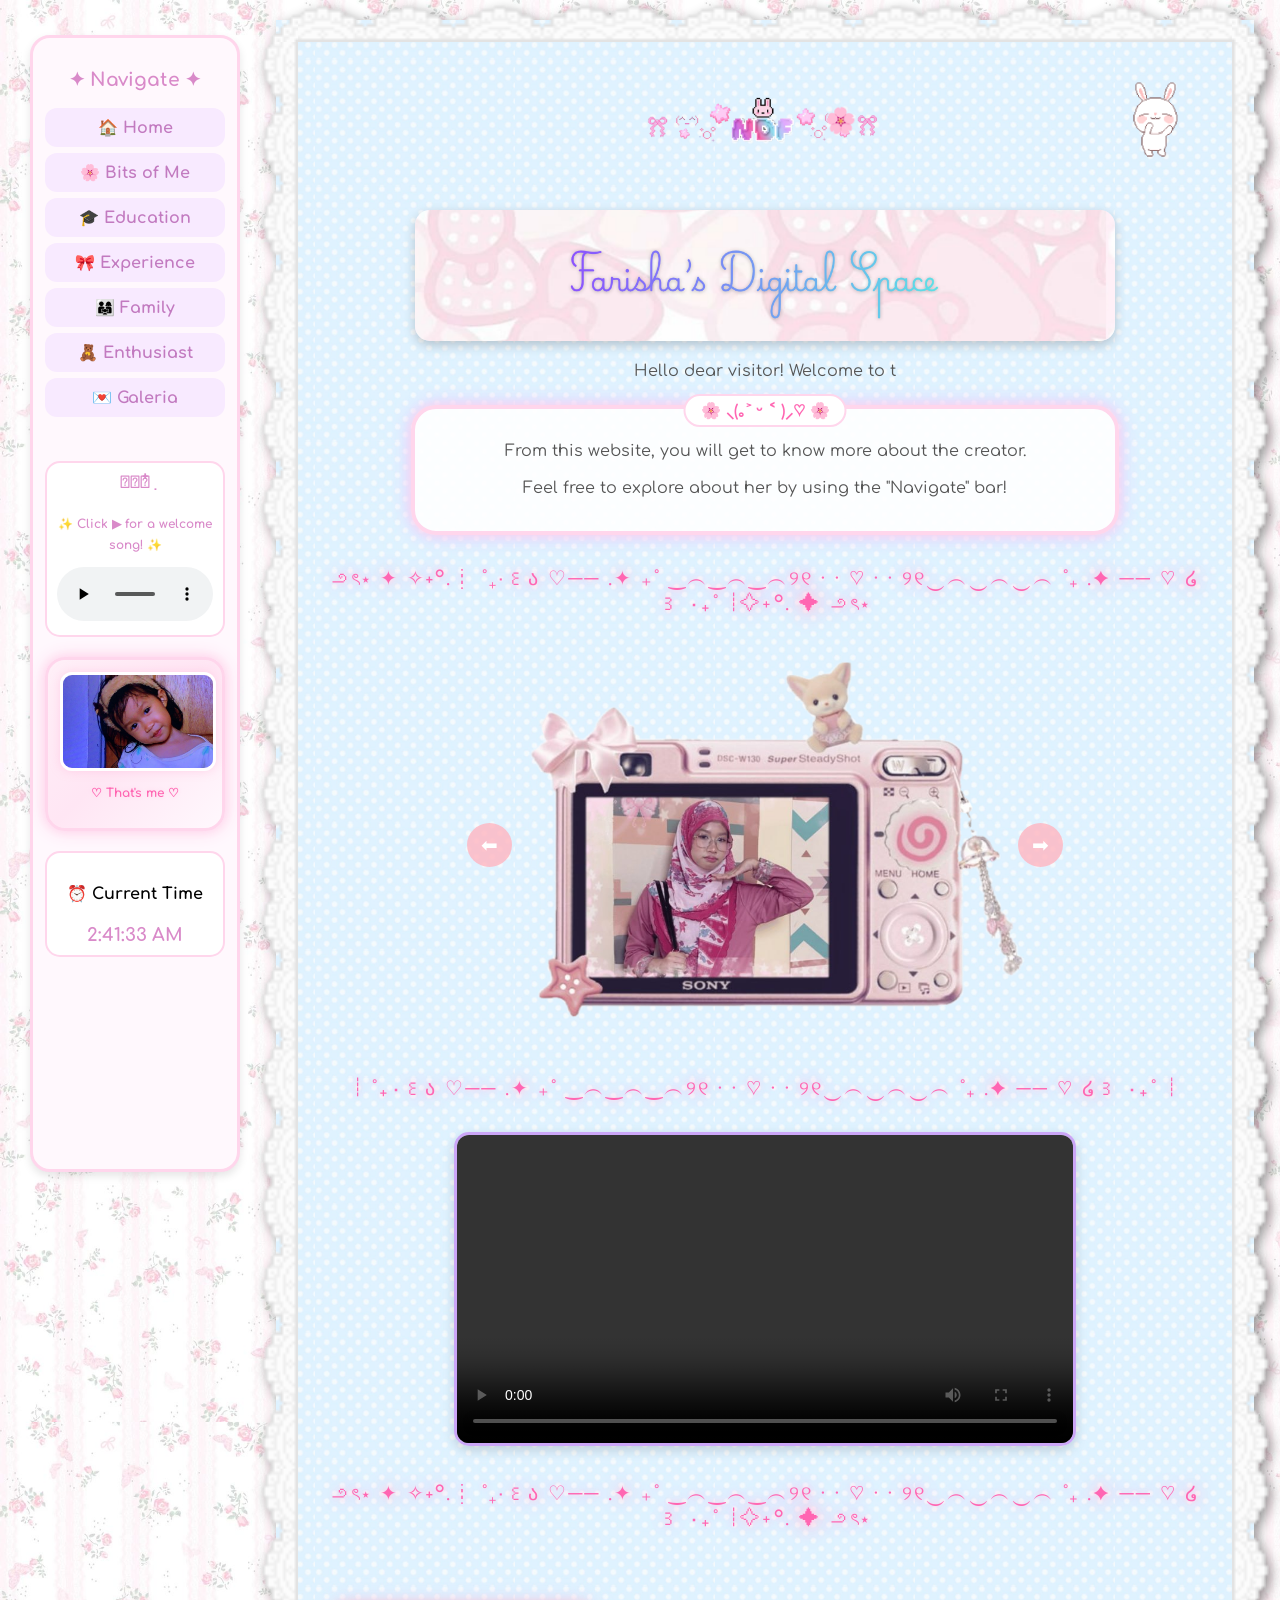
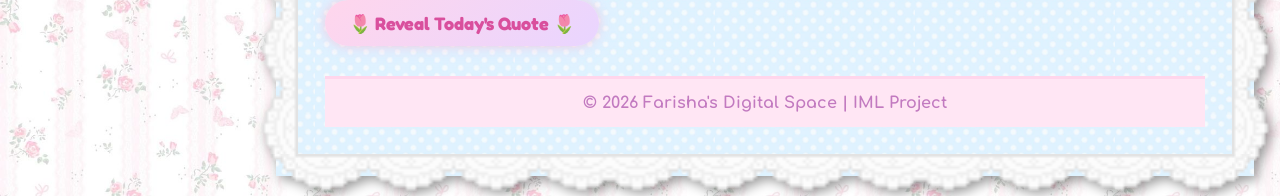
<file: index.html>
<!DOCTYPE html>
<html>
<head>

    <link rel="preconnect" href="https://fonts.gstatic.com" crossorigin>
    <link href="https://fonts.googleapis.com/css2?family=Comfortaa:wght@300..700&family=Fredoka:wght@300..700&display=swap" rel="stylesheet">

    <title>Farisha's Digital Space</title>

<link rel="stylesheet" href="css/index.css">

</head>

<body>
<div class="page-wrapper">

<div class="sidebar">

    <h3>✦ Navigate ✦</h3>

    <a href="index.html">🏠 Home</a>
    <a href="about.html">🌸 Bits of Me</a>
    <a href="education.html">🎓 Education</a>
    <a href="experience.html">🎀 Experience</a>
    <a href="family.html">👨‍👩‍👧 Family</a>
    <a href="enthusiast.html">🧸 Enthusiast</a>
    <a href="gallery.html">💌 Galeria</a>

<br>
<div class="musicbox"> 

    <h4>𝄞⨾𓍢ִ໋</h4>

    <p class="music-note">
        ✨ Click ▶ for a welcome song! ✨
    </p>

    <audio controls>
        <source src="audio/ILLIT.mp3" type="audio/mpeg">
    </audio>

</div>

<div class="photocard">

    <img src="image/thatsme.jpg">

    <p>♡ That's me ♡</p>

</div>

<div class="clockbox">

    <h4>⏰ Current Time</h4>

    <div id="clock"></div>

</div>

<div class="minislider">

    <img src="image/sua1.png" class="mini">

    <img src="image/sua2.png" class="mini">

    <img src="image/sua3.png" class="mini">

</div>

</div> <!-- end sidebar -->

<div class="main-content">

<div class="lacester">
<img src="video/bunny.gif" class="cornergif">

<div class="header">
</div> <!-- end lacester -->

        <a href="index.html">
    <img src="image/logoeraser.png"
         class="logo"
         alt="Website Logo">
</a>

    <img src="image/banner.png" class="banner" alt="Website Banner">

<p id="welcome"></p>

<div class="intro-box">
    <p> From this website, you will get to know more about the creator.</p>
        <p>Feel free to explore about her by using the "Navigate" bar!</p>
</div>

<div class="section-divider">
౨ৎ⋆ ✦︎ ✧˖°.┊ ˚₊‧꒰ა ♡── .✦ ₊˚ ‿︵‿︵‿︵୨୧ · · ♡ · · ୨୧‿︵‿︵‿︵ ˚₊ .✦ ── ♡ ໒꒱ ‧₊˚ ┊✧˖°. ✦︎ ౨ৎ⋆ 
</div>

<div class="homeslider">

    <img src="image/home1.png" class="slide active">
    <img src="image/home2.png" class="slide">
    <img src="image/home3.png" class="slide">

    <button class="prev" onclick="changeSlide(-1)">⬅</button>
    <button class="next" onclick="changeSlide(1)">➡</button>

</div>

<div class="section-divider">
┊ ˚₊‧꒰ა ♡── .✦ ₊˚ ‿︵‿︵‿︵୨୧ · · ♡ · · ୨୧‿︵‿︵‿︵ ˚₊ .✦ ── ♡ ໒꒱ ‧₊˚ ┊
</div>

<div class="video-box">
    <video controls>
        <source src="video/homev.mp4" type="video/mp4">
    </video>
</div>

<div class="section-divider">
౨ৎ⋆ ✦︎ ✧˖°.┊ ˚₊‧꒰ა ♡── .✦ ₊˚ ‿︵‿︵‿︵୨୧ · · ♡ · · ୨୧‿︵‿︵‿︵ ˚₊ .✦ ── ♡ ໒꒱ ‧₊˚ ┊✧˖°. ✦︎ ౨ৎ⋆ 
</div>

<button id="quoteBtn" onclick="showQuote()">
🌷 Reveal Today's Quote 🌷
</button>
<p id="quote"></p>

<script>
setInterval(() => {

    let petal = document.createElement("div");
    petal.innerHTML = "🌸";

    petal.style.position = "fixed";
    petal.style.left = Math.random() * window.innerWidth + "px";
    petal.style.top = "-20px";
    petal.style.fontSize = "25px";

    document.body.appendChild(petal);

    let pos = -20;

    let fall = setInterval(() => {
        pos += 3;
        petal.style.top = pos + "px";

        if(pos > window.innerHeight){
            clearInterval(fall);
            petal.remove();
        }

    }, 20);

}, 1000);

</script>

<script>

const quotes = [
    "🌸  A dropout will beat a genius through hard work. - Rock Lee.",
    "💖 Mistakes are not shackles that halt one from stepping forward. Rather, they are that which sustain and grow one’s heart - Mavis Vermillion.",
    "✨ How can you move forward if you keep regretting the past? - Edward Elric.",
    "👊🏻 Hey Villain, have you ever heard these words? Go Beyond! Plus...Ultra...! - All Might",
    "🪽 Because people don't have wings, they look for ways to fly. - Ukai Keishin"
];

function showQuote(){

    let random =
        Math.floor(Math.random() * quotes.length);

    let quoteBox =
        document.getElementById("quote");

    quoteBox.innerHTML = quotes[random];

    quoteBox.style.display = "block";
}

</script>

<script>
document.addEventListener("DOMContentLoaded", function () {

    function updateClock() {
        const now = new Date();
        document.getElementById("clock").innerHTML = now.toLocaleTimeString();
    }

    updateClock();
    setInterval(updateClock, 1000);

});

</script>

<script>

const text = "Hello dear visitor! Welcome to the digital space.💖";
let i = 0;

function typeWriter(){
    if(i < text.length){
        document.getElementById("welcome").innerHTML += text.charAt(i);
        i++;
        setTimeout(typeWriter, 50);
    }
}

typeWriter();

</script>

<script>

let slides = document.querySelectorAll(".slide");
let currentSlide = 0;

function showSlide(index){

    slides.forEach(slide=>{
        slide.classList.remove("active");
    });

    slides[index].classList.add("active");
}

function changeSlide(direction){

    currentSlide += direction;

    if(currentSlide < 0){
        currentSlide = slides.length - 1;
    }

    if(currentSlide >= slides.length){
        currentSlide = 0;
    }

    showSlide(currentSlide);
}

function showNextSlide(){

    currentSlide++;

    if(currentSlide >= slides.length){
        currentSlide = 0;
    }

    showSlide(currentSlide);
}

setInterval(showNextSlide, 3000);


</script>

<!-- DISCLAIMER -->
<footer>

© 2026   Farisha's Digital Space | IML Project 

</footer>
</div>

</body>
</html>
</file>
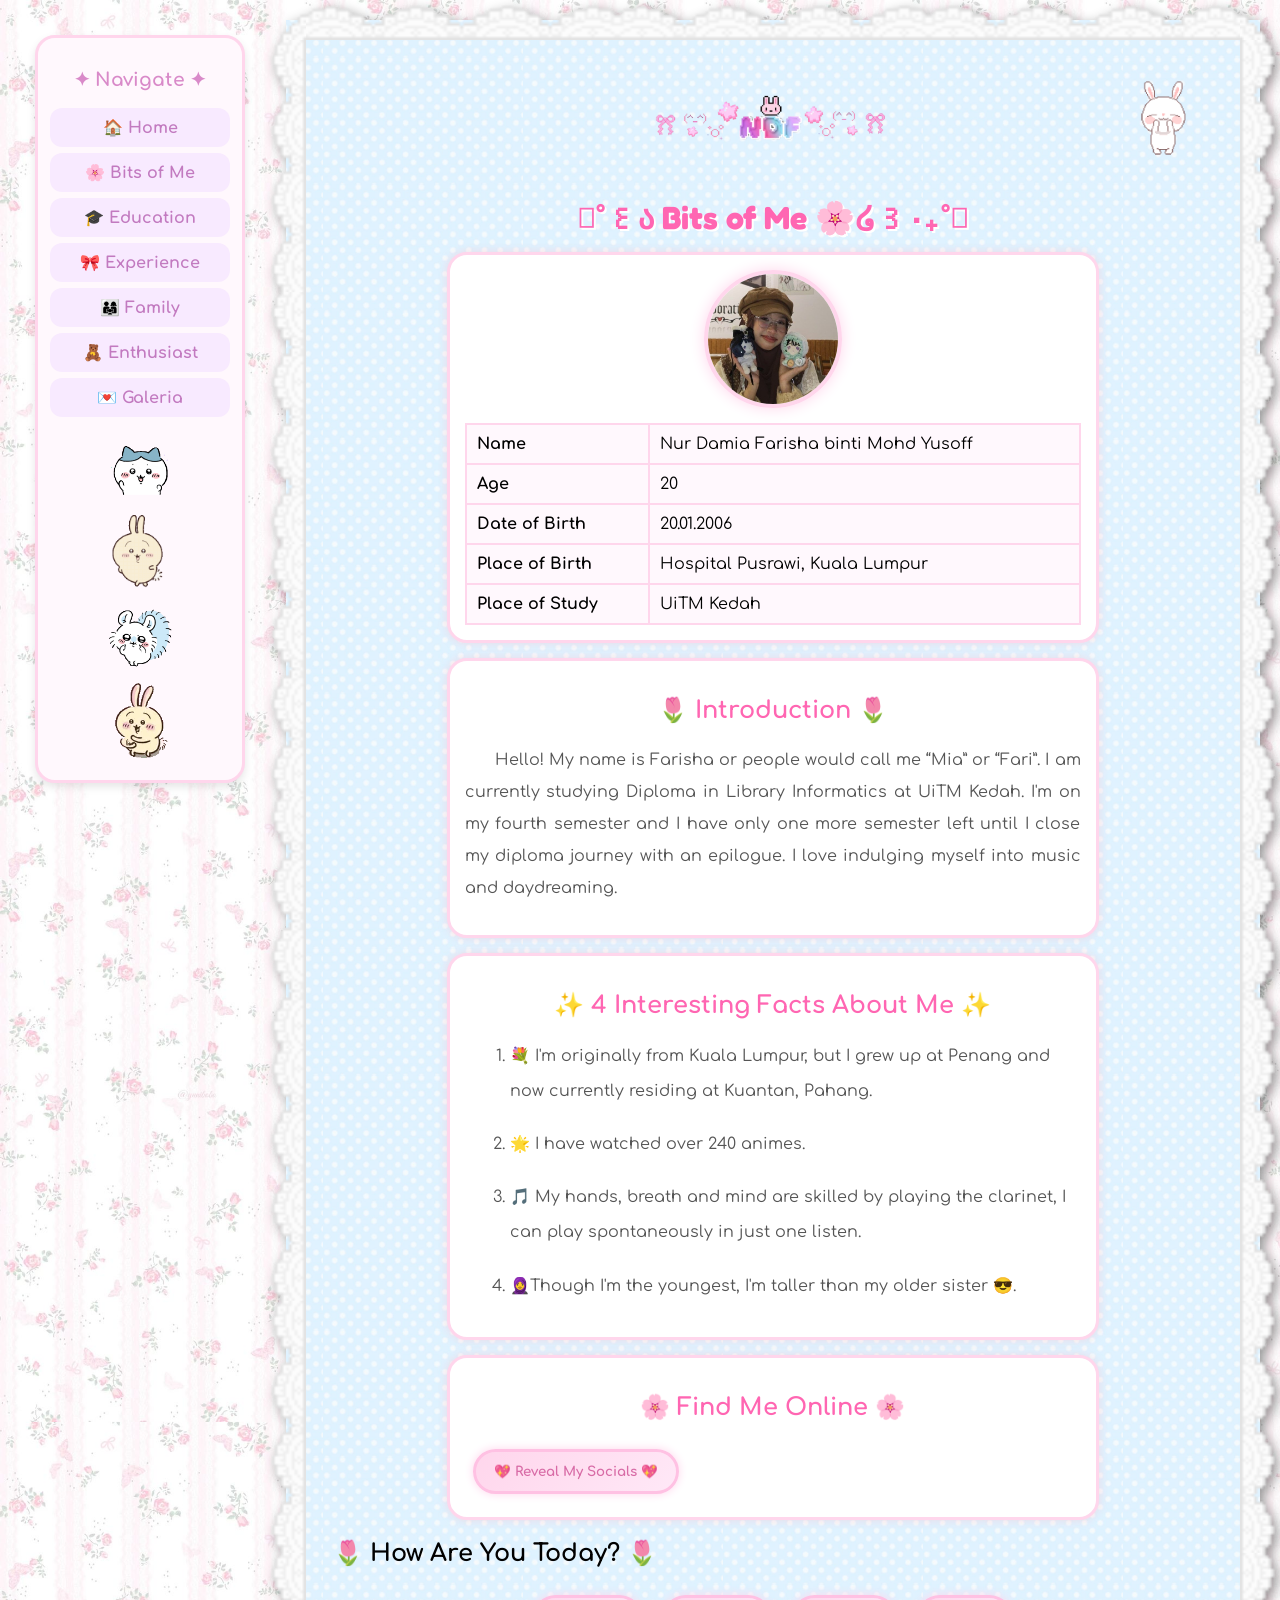
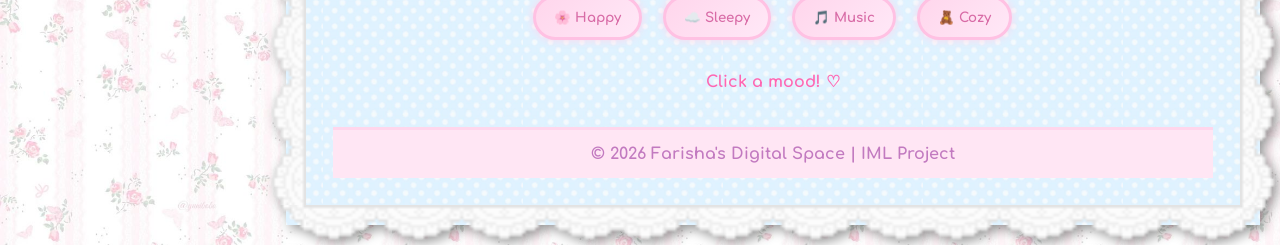
<file: about.html>
<!DOCTYPE html>
<html>
<head>

<link rel="preconnect" href="https://fonts.gstatic.com" crossorigin>
<link href="https://fonts.googleapis.com/css2?family=Comfortaa:wght@300..700&family=Fredoka:wght@300..700&display=swap" rel="stylesheet">

<title>Bits of Me!</title>

<link rel="stylesheet" href="css/about.css">

</head>

<body>

<div class="page-wrapper">

    <!-- SIDEBAR (FIXED) -->
    <div class="sidebar">

        <h3>✦ Navigate ✦</h3>

        <a href="index.html">🏠 Home</a>
        <a href="about.html">🌸 Bits of Me</a>
        <a href="education.html">🎓 Education</a>
        <a href="experience.html">🎀 Experience</a>
        <a href="family.html">👨‍👩‍👧 Family</a>
        <a href="enthusiast.html">🧸 Enthusiast</a>
        <a href="gallery.html">💌 Galeria</a>

        <img src="video/chiikawa.gif" class="gif1">
        <img src="video/usagi.gif" class="gif2">
        <img src="video/momonga.gif" class="gif3">
        <img src="video/usagi2.gif" class="gif4">

    </div>

    <!-- MAIN CONTENT -->
    <div class="main-content">

        <div class="lacester">

            <img src="video/bunny.gif" class="cornergif">

            <div class="header">

                <a href="index.html">
                    <img src="image/logoeraser.png" class="logo">
                </a>

                <h1>𓇼˚꒰ა Bits of Me 🌸໒꒱‧₊˚𓇼</h1>

            </div>

            <!-- ABOUT BOX -->
            <div class="aboutbox">

                <img src="image/aboutme.jpg" class="aboutpic" onclick="heartPop()">

                <table class="profiletable">

                    <tr>
                        <td><b>Name</b></td>
                        <td>Nur Damia Farisha binti Mohd Yusoff</td>
                    </tr>

                    <tr>
                        <td><b>Age</b></td>
                        <td>20</td>
                    </tr>

                    <tr>
                        <td><b>Date of Birth</b></td>
                        <td>20.01.2006</td>
                    </tr>

                    <tr>
                        <td><b>Place of Birth</b></td>
                        <td>Hospital Pusrawi, Kuala Lumpur</td>
                    </tr>

                    <tr>
                        <td><b>Place of Study</b></td>
                        <td>UiTM Kedah</td>
                    </tr>

                </table>

            </div>

            <!-- INTRO -->
            <div class="factbox">

                <h2>🌷 Introduction 🌷</h2>

                <p>
                    Hello! My name is Farisha or people would call me “Mia” or “Fari”.
                    I am currently studying Diploma in Library Informatics at UiTM Kedah.  I'm on my fourth semester and I have only one more semester left until I close my diploma journey with an epilogue. I love indulging myself into music and daydreaming.
                </p>

            </div>

            <!-- FACTS -->
            <div class="factbox">

                <h2>✨ 4 Interesting Facts About Me ✨</h2>

                <ol>
                   <li>💐 I'm originally from Kuala Lumpur, but I grew up at Penang and now currently residing at Kuantan, Pahang.</li>
    <li>🌟 I have watched over 240 animes.</li>
    <li> 🎵 My hands, breath and mind are skilled by playing the clarinet, I can play spontaneously in just one listen.</li>
    <li>🧕Though I'm the youngest, I'm taller than my older sister 😎.</li>
                </ol>

            </div>

            <!-- SOCIAL -->
            <div class="factbox">

                <h2>🌸 Find Me Online 🌸</h2>

                <button class="moodbtn" onclick="showSocial()">
                    💖 Reveal My Socials 💖
                </button>

                <div id="socialBox" style="display:none; margin-top:20px; text-align:center;">

                    <p>📷 Instagram:
                        <a href="https://www.instagram.com/aaeyrin?utm_source=qr&igsh=dWRnZGJrd3pwY3Vl" target="_blank" class="social-link">@aaeyrin</a>
                    </p>

                    <p>🎵 TikTok:<a href="https://www.tiktok.com/@chwrylsle?_r=1&_t=ZS-975tKStjDin" target="_blank" class="social-link">@chwrylsle</a>
                    </p>

                    <p>💌 Email:
                        <a href="mailto:miyaaysff@gmail.com" class="social-link">miyaaysff@gmail.com</a>
                    </p>

                </div>

            </div>

            <!-- MOOD -->
            <h2>🌷 How Are You Today? 🌷</h2>

            <div class="moodbox">

                <button class="moodbtn" onclick="mood('😊 Happy')">🌸 Happy</button>
                <button class="moodbtn" onclick="mood('😴 Sleepy')">☁️ Sleepy</button>
                <button class="moodbtn" onclick="mood('🎵 Vibing')">🎵 Music</button>
                <button class="moodbtn" onclick="mood('🧸 Cozy')">🧸 Cozy</button>

            </div>

            <p id="moodText" class="moodresult">Click a mood! ♡</p>

            <!-- FOOTER INSIDE BORDER -->
            <footer>
                © 2026 Farisha's Digital Space | IML Project
            </footer>

        </div>
    </div>
</div>

<!-- SCRIPTS -->
<script>
function showSocial(){

    let box =
    document.getElementById("socialBox");

    if(box.style.display === "none"){
        box.style.display = "block";

        for(let i = 0; i < 15; i++){

            let flower =
            document.createElement("div");

            flower.innerHTML = "🌸";

            flower.style.position = "fixed";
            flower.style.left =
                Math.random() * window.innerWidth + "px";

            flower.style.top = "80%";
            flower.style.fontSize = "25px";
            flower.style.zIndex = "9999";

            document.body.appendChild(flower);

            flower.animate(
            [
                {transform:"translateY(0)",opacity:1},
                {transform:"translateY(-200px)",opacity:0}
            ],
            {
                duration:1500
            });

            setTimeout(()=>{
                flower.remove();
            },1500);
        }

    }else{
        box.style.display = "none";
    }
}
</script>

<script>
function heartPop(){
    let heart = document.createElement("div");

    heart.innerHTML = "💖";
    heart.style.position = "fixed";
    heart.style.left = "50%";
    heart.style.top = "40%";
    heart.style.fontSize = "40px";

    document.body.appendChild(heart);

    setTimeout(()=>{
        heart.remove();
    },1000);
}
</script>


<script>

function mood(text){

    document.getElementById("moodText").innerHTML =
    "💖 Current Mood: " + text + " 💖";

}

</script>

</body>
</html>
</file>
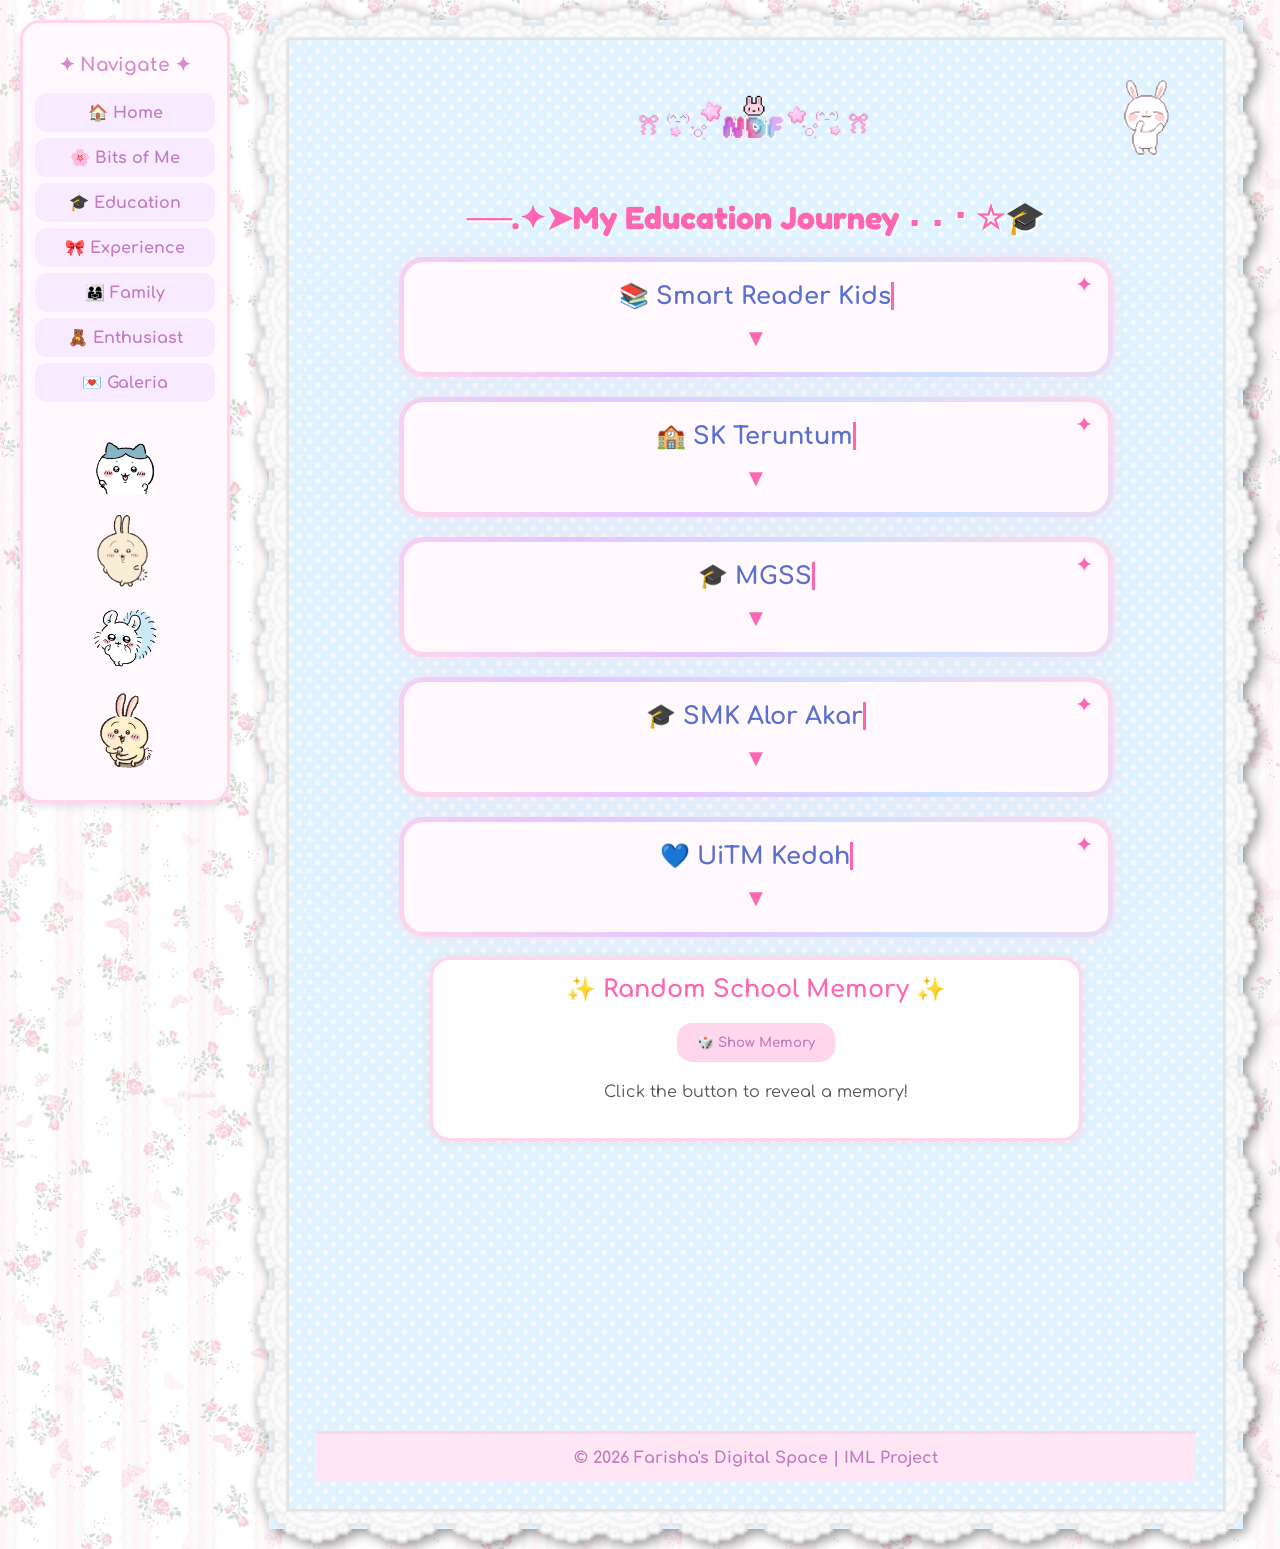
<file: education.html>
<!DOCTYPE html>
<html>
<head>

     <title>Education</title>
      
     <!-- Cute Fonts -->
    <link rel="preconnect" href="https://fonts.gstatic.com" crossorigin>
    <link href="https://fonts.googleapis.com/css2?family=Comfortaa:wght@300..700&family=Fredoka:wght@300..700&display=swap" rel="stylesheet">

<link rel="stylesheet" href="css/education.css">

</head>

<body>

<div class="sidebar">

    <h3>✦ Navigate ✦</h3>

    <a href="index.html">🏠 Home</a>
    <a href="about.html">🌸 Bits of Me</a>
    <a href="education.html">🎓 Education</a>
    <a href="experience.html">🎀 Experience</a>
    <a href="family.html">👨‍👩‍👧 Family</a>
    <a href="enthusiast.html">🧸 Enthusiast</a>
    <a href="gallery.html">💌 Galeria</a>

<img src="video/chiikawa.gif" class="gif1">
<img src="video/usagi.gif" class="gif2">
<img src="video/momonga.gif" class="gif3">
<img src="video/usagi2.gif" class="gif4">

</div>

<div class="lacester">

    <img src="video/bunny.gif" class="cornergif">

    <div class="header">

    <a href="index.html">
    <img src="image/logoeraser.png" class="logo"></a>

    <h1> ──.✦➤My Education Journey ⠄⠄⠂☆🎓</h1>

   <div class="school-box">

    <div class="school-header" onclick="toggleSchool(this)">
        <h2>📚 Smart Reader Kids</h2>
        <span class="arrow">▼</span>
    </div>

    <div class="school-content">

        <img src="image/smartreader.png" class="school-logo">

        <p>
            I attended Smart Reader Kids during 5 to 6 years old. I enrolled their Seberang Perai, Pulau Pinang branch. This is where I started to learn about alphabet and numbers. Furthermore, before we start and end our class, all students would gather line by line according to our classes at the hall to do dances and sing along together!. Since it is located above Secret Recipe, my mom would eat our lunch there when she has her leisure time.

        </p>

<a href="https://smartreader.edu.my"
           target="_blank"
           onclick="this.classList.add('visited-link');">
            Visit Website
        </a>


    </div>

</div>


<div class="school-box">

    <div class="school-header" onclick="toggleSchool(this)">
        <h2>🏫 SK Teruntum</h2>
        <span class="arrow">▼</span>
    </div>

    <div class="school-content">

        <img src="image/teruntumlogo.png" class="school-logo">

        <p>
            SK Teruntum is a primary school at Kuantan, Pahang. It is the first school I went when I moved to Pahang. I took my UPSR at this school. This school is located behind a bowling center, me and my friends would go there after class sometimes. Me and the friends I made here still contact each other till these days.
        </p>

    </div>

</div>


<div class="school-box">

    <div class="school-header" onclick="toggleSchool(this)">
        <h2>🎓 MGSS </h2>
      <span class="arrow">▼</span>
    </div>

    <div class="school-content">

        <img src="image/mgss.png" class="school-logo">


        <p>
            Methodist Girls Secondary School (MGSS) is my secondary school I enrolled after graduating from SK Teruntum. This school introduced me to the world of marching band. I was here during form 1 until form 3. Marching band practices were filled with pressure but it was fun at the same time!.
        </p>

      </div>

</div>

<div class="school-box">

    <div class="school-header" onclick="toggleSchool(this)">
        <h2>🎓 SMK Alor Akar</h2>
        <span class="arrow">▼</span>
    </div>

    <div class="school-content">

        <img src="image/smkaalogo.png" class="school-logo">

        <p>
             I moved to SMK Alor Akar during form 4 and manage to graduate at form 5. The studying environment here is quite tough, always being swamped with additional classes everyday from weekdays to weekend. However, the teachers here shows their sparks in their eyes to teach us willingly, which made me realise they are guiding me to shape into a better student. Alongside, I enjoyed being in this school with some new friends that I made.
        </p> 
    </div>

</div>

<div class="school-box">

    <div class="school-header" onclick="toggleSchool(this)">
        <h2>💙 UiTM Kedah</h2>
        <span class="arrow">▼</span>
    </div>

    <div class="school-content">

        <img src="image/uitmlogo.png" class="school-logo">

        <p>
            Currently pursuing Diploma in Library Informatics here! I'm on my fourth semester and only have one left. I didn't know anyone when I got here, so I was quite anxious and feeling quite lonely, but know I've made a bunch of wonderful friends!. 
        </p>

<a href="https://kedah.uitm.edu.my"
           target="_blank"
           onclick="this.classList.add('visited-link');">
            Visit Website
        </a>

    </div>

</div>

<div class="factbox">

    <h2>✨ Random School Memory ✨</h2>

    <button onclick="showFact()" class="factbtn">
        🎲 Show Memory
    </button>

    <p id="factText">
        Click the button to reveal a memory!
    </p>

</div>

<script>
function toggleSchool(header){

    let allContent =
        document.querySelectorAll(".school-content");

    let allArrows =
        document.querySelectorAll(".arrow");

    let content =
        header.nextElementSibling;

    let arrow =
        header.querySelector(".arrow");

    allContent.forEach(box=>{
        if(box !== content){
            box.classList.remove("show");
        }
    });

    allArrows.forEach(a=>{
        if(a !== arrow){
            a.innerHTML="▼";
        }
    });

    content.classList.toggle("show");

    arrow.innerHTML =
        content.classList.contains("show")
        ? "▲"
        : "▼";
}

</script>

<div style="height:240px;"></div>

<script>

const facts = [

"🌱 Smart Reader Kids: I was the top three graduate at the Seberang Jaya branch!",

"🏫 SK Teruntum: I made some of my earliest childhood friends here.",

"🎓 SMK Alor Akar: This is where I completed my SPM journey.",

"💙 UiTM Kedah: Counting months to graduate!",

"🎵 MGSS: This is where I started to learn playing the clarinet.",

"📚 My education journey took me across several different states in Malaysia."

];

function showFact(){

    let random =
    Math.floor(Math.random() * facts.length);

    document.getElementById("factText").innerHTML =
    facts[random];
}

</script>

<footer>
© 2026  Farisha's Digital Space | IML Project
</footer>

</body>
</html>
</file>
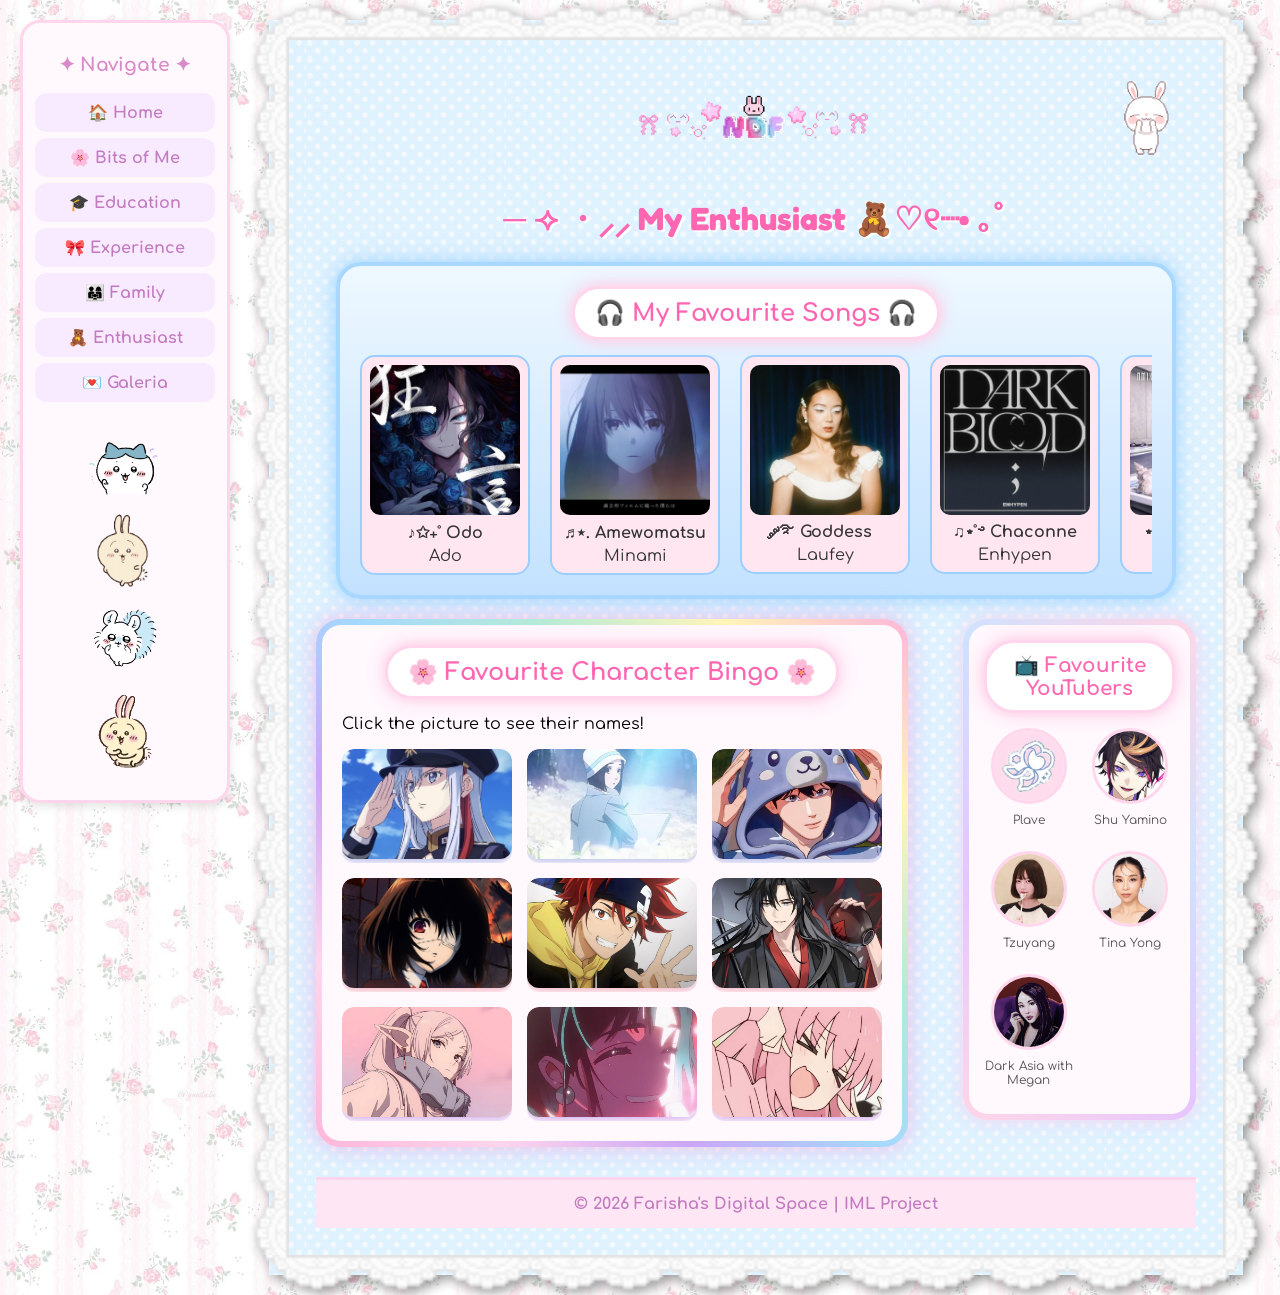
<file: enthusiast.html>
<!DOCTYPE html>
<html>
<head>

     <title>Enthusiast</title>

<!-- Cute Fonts -->
    <link rel="preconnect" href="https://fonts.gstatic.com" crossorigin>
    <link href="https://fonts.googleapis.com/css2?family=Comfortaa:wght@300..700&family=Fredoka:wght@300..700&display=swap" rel="stylesheet">

<link rel="stylesheet" href="css/enthusiast.css">

</head>

<body>

<div class="sidebar">

    <h3>✦ Navigate ✦</h3>

    <a href="index.html">🏠 Home</a>
    <a href="about.html">🌸 Bits of Me</a>
    <a href="education.html">🎓 Education</a>
    <a href="experience.html">🎀 Experience</a>
    <a href="family.html">👨‍👩‍👧 Family</a>
    <a href="enthusiast.html">🧸 Enthusiast</a>
    <a href="gallery.html">💌 Galeria</a>


    <img src="video/chiikawa.gif" class="gif1">
    <img src="video/usagi.gif" class="gif2">
    <img src="video/momonga.gif" class="gif3">
    <img src="video/usagi2.gif" class="gif4">

</div>

<div class="lacester">

    <img src="video/bunny.gif" class="cornergif">

    <div class="header">

    <a href="index.html">
    <img src="image/logoeraser.png" class="logo"></a>

    <h1> ─ ⟢ ・⸝⸝ My Enthusiast 🧸♡୧┈• ｡ﾟ</h1>

<section class="songs-section">

  <h2 class="bingo-title">
🎧 My Favourite Songs 🎧
</h2>

  <div class="marquee">
    <div class="marquee-items">

      <!-- 1 -->
      <a href="https://music.youtube.com/watch?v=C7YQq-nup3A&si=nkT0bigN7aQ-gcm6" target="_blank" class="song-box">
        <img src="image/song1.jpg">
        <div class="text">
	     <b>♪✩₊˚ Odo</b>
	     <p>Ado</p>
        </div>
     </a>

      <!-- 2 -->
      <a href="https://music.youtube.com/watch?v=iHGam9itjyk&si=p9HEA_5MLuBFvsa8" target="_blank" class="song-box">
        <img src="image/song2.jpg">
        <div class="text">
	     <b>♬⋆. Amewomatsu</b>
	     <p>Minami</p>
        </div>
      </a>

      <!-- 3 -->
      <a href="https://music.youtube.com/watch?v=llwKxYAWaV0&si=29qGISt2AIRjwAct" target="_blank" class="song-box">
        <img src="image/song3.jpg">
        <div class="text">
	     <b> ༘࿐ Goddess</b>
	     <p>Laufey</p>
        </div>
      </a>

      <!-- 4 -->
      <a href="https://music.youtube.com/watch?v=DEMRUqox9qM&si=BFC94wLhzJeFfog_" target="_blank" class="song-box">
        <img src="image/song4.jpg">
        <div class="text">
	     <b> ‎♫⋆˚࿔ Chaconne</b>
	     <p>Enhypen</p>
        </div>
      </a>


      <!-- 5 -->
      <a href="https://music.youtube.com/watch?v=jy0qJC6IbgY&si=_lmA9uxt77aArCgn" target="_blank" class="song-box">
        <img src="image/song5.jpg">
        <div class="text">
	     <b> ⋆˚࿔ High Horse</b>
	     <p>Nmixx</p>
        </div>
      </a>


      <!-- 6 -->
      <a href="https://music.youtube.com/watch?v=QX2dqXr8mOU&si=yVIm6bZzrignfOk-" target="_blank" class="song-box">
        <img src="image/song6.jpg">
        <div class="text">
	     <b>♪♡ love.</b>
	     <p>wave to earth</p>
        </div>
      </a>

      <!-- 7 -->
      <a href="https://music.youtube.com/watch?v=kdKjo8mkaSI&si=xCort78omCP4Xi7m" target="_blank" class="song-box">
        <img src="image/song7.jpg">
        <div class="text">
	     <b>♩⭑. Tamed-dashed</b>
	     <p>Enhypen</p>
        </div>
      </a>
    </div>
  </div>
  
</section>
<div class="bottom-section">

  <!-- LEFT: BINGO -->
  <div class="bingo-section">

      <h2 class="bingo-title">
🌸 Favourite Character Bingo 🌸
</h2>
<p>Click the picture to see their names!</p>
<div class="bingo-grid">

  <!-- 1 -->
  <label class="bingo-card" data-name="Vladilena Milize">
    <input type="checkbox">
    <div class="image"><img src="image/bingo1.jpg"></div>
    <div class="answer">Vladilena Milize</div>
  </label>

  <!-- 2 -->
  <label class="bingo-card" data-name="Lili Ichijouin">
    <input type="checkbox">
    <div class="image"><img src="image/bingo2.jpg"></div>
    <div class="answer">Lili Ichijouin</div>
  </label>

  <!-- 3 -->
  <label class="bingo-card" data-name="Nam Yejun">
    <input type="checkbox">
    <div class="image"><img src="image/bingo3.jpg"></div>
    <div class="answer">Nam Yejun</div>
  </label>

  <!-- 4 -->
  <label class="bingo-card" data-name="Mei Misaki">
    <input type="checkbox">
    <div class="image"><img src="image/bingo4.jpg"></div>
    <div class="answer">Mei Misaki</div>
  </label>

  <!-- 5 -->
  <label class="bingo-card" data-name="Reki Kyan">
    <input type="checkbox">
    <div class="image"><img src="image/bingo5.jpg"></div>
    <div class="answer">Reki Kyan</div>
  </label>

  <!-- 6 -->
  <label class="bingo-card" data-name="Wei Wuxian">
    <input type="checkbox">
    <div class="image"><img src="image/bingo6.jpg"></div>
    <div class="answer">Wei Wuxian</div>
  </label>

  <!-- 7 -->
  <label class="bingo-card" data-name="Frieren">
    <input type="checkbox">
    <div class="image"><img src="image/bingo7.jpg"></div>
    <div class="answer">Frieren</div>
  </label>

  <!-- 8 -->
  <label class="bingo-card" data-name="Sua">
    <input type="checkbox">
    <div class="image"><img src="image/bingo8.jpg"></div>
    <div class="answer">Sua</div>
  </label>

  <!-- 9 -->
  <label class="bingo-card" data-name="Hitori Bocchi">
    <input type="checkbox">
    <div class="image"><img src="image/bingo9.jpg"></div>
    <div class="answer">Hitori Bocchi</div>
  </label>
  </div>

</div>


 <!-- RIGHT -->
<div class="youtuberbox">

<h2 class="bingo-title">
📺 Favourite YouTubers
</h2>

<div class="youtubergrid">

<a href="https://www.youtube.com/@plave_official" target="_blank">
    <img src="image/plvlogo.jpg">
    <p>Plave</p>
</a>

<a href="https://www.youtube.com/@ShuYamino" target="_blank">
    <img src="image/shu.jpg">
    <p>Shu Yamino</p>
</a>

<a href="https://www.youtube.com/@tzuyang6145" target="_blank">
    <img src="image/tzuyang.jpg">
    <p>Tzuyang</p>
</a>

<a href="https://www.youtube.com/@tina_yong" target="_blank">
    <img src="image/tina.jpg">
    <p>Tina Yong</p>
</a>

<a href="https://www.youtube.com/@DarkAsiawithMegan" target="_blank">
    <img src="image/megan.jpg">
    <p>Dark Asia with Megan</p>
</a>

        </div>

    </div>

</div>

<script>

/* =========================
   🎵 SONG HOVER SYSTEM
========================= */

const marquee = document.querySelector(".marquee-items");

/* Hover on SONG BOX */
document.querySelectorAll(".song-box").forEach(box => {

  box.addEventListener("mouseenter", () => {
    marquee.style.animationPlayState = "paused";
  });

  box.addEventListener("mouseleave", () => {
    marquee.style.animationPlayState = "running";
  });

});

/* =========================
   🎀 BINGO CLICK SYSTEM
========================= */

let bingoText = document.getElementById("bingoText");

/* CREATE POPUP */
let popup = document.createElement("div");
popup.id = "bingoPopup";
popup.style.cssText = `
position:fixed;
top:50%;
left:50%;
transform:translate(-50%,-50%);
background:white;
padding:15px;
border-radius:15px;
box-shadow:0 0 20px rgba(255,105,180,0.4);
display:none;
z-index:999;
text-align:center;
`;

document.body.appendChild(popup);

/* CLICK BINGO */
document.querySelectorAll(".bingo-card").forEach(box => {

  box.addEventListener("click", function () {

    let img = this.querySelector("img");

    /* glow effect */
    this.style.boxShadow = "0 0 15px #ff99cc";
    this.style.transform = "scale(1.08)";

    setTimeout(() => {
      this.style.boxShadow = "";
      this.style.transform = "";
    }, 400);

    /* popup image */
    popup.innerHTML = `
      <img src="${img.src}" style="width:200px;border-radius:12px;"><br>
      <p style="color:#c27ac0;font-weight:bold;">
        ${this.dataset.name}
      </p>
    `;

    popup.style.display = "block";

    setTimeout(() => {
      popup.style.display = "none";
    }, 2000);

  });

});

</script>

<!-- FOOTER -->
<footer class="site-footer">
© 2026   Farisha's Digital Space | IML Project 
</footer>

</body>
</html>
</file>
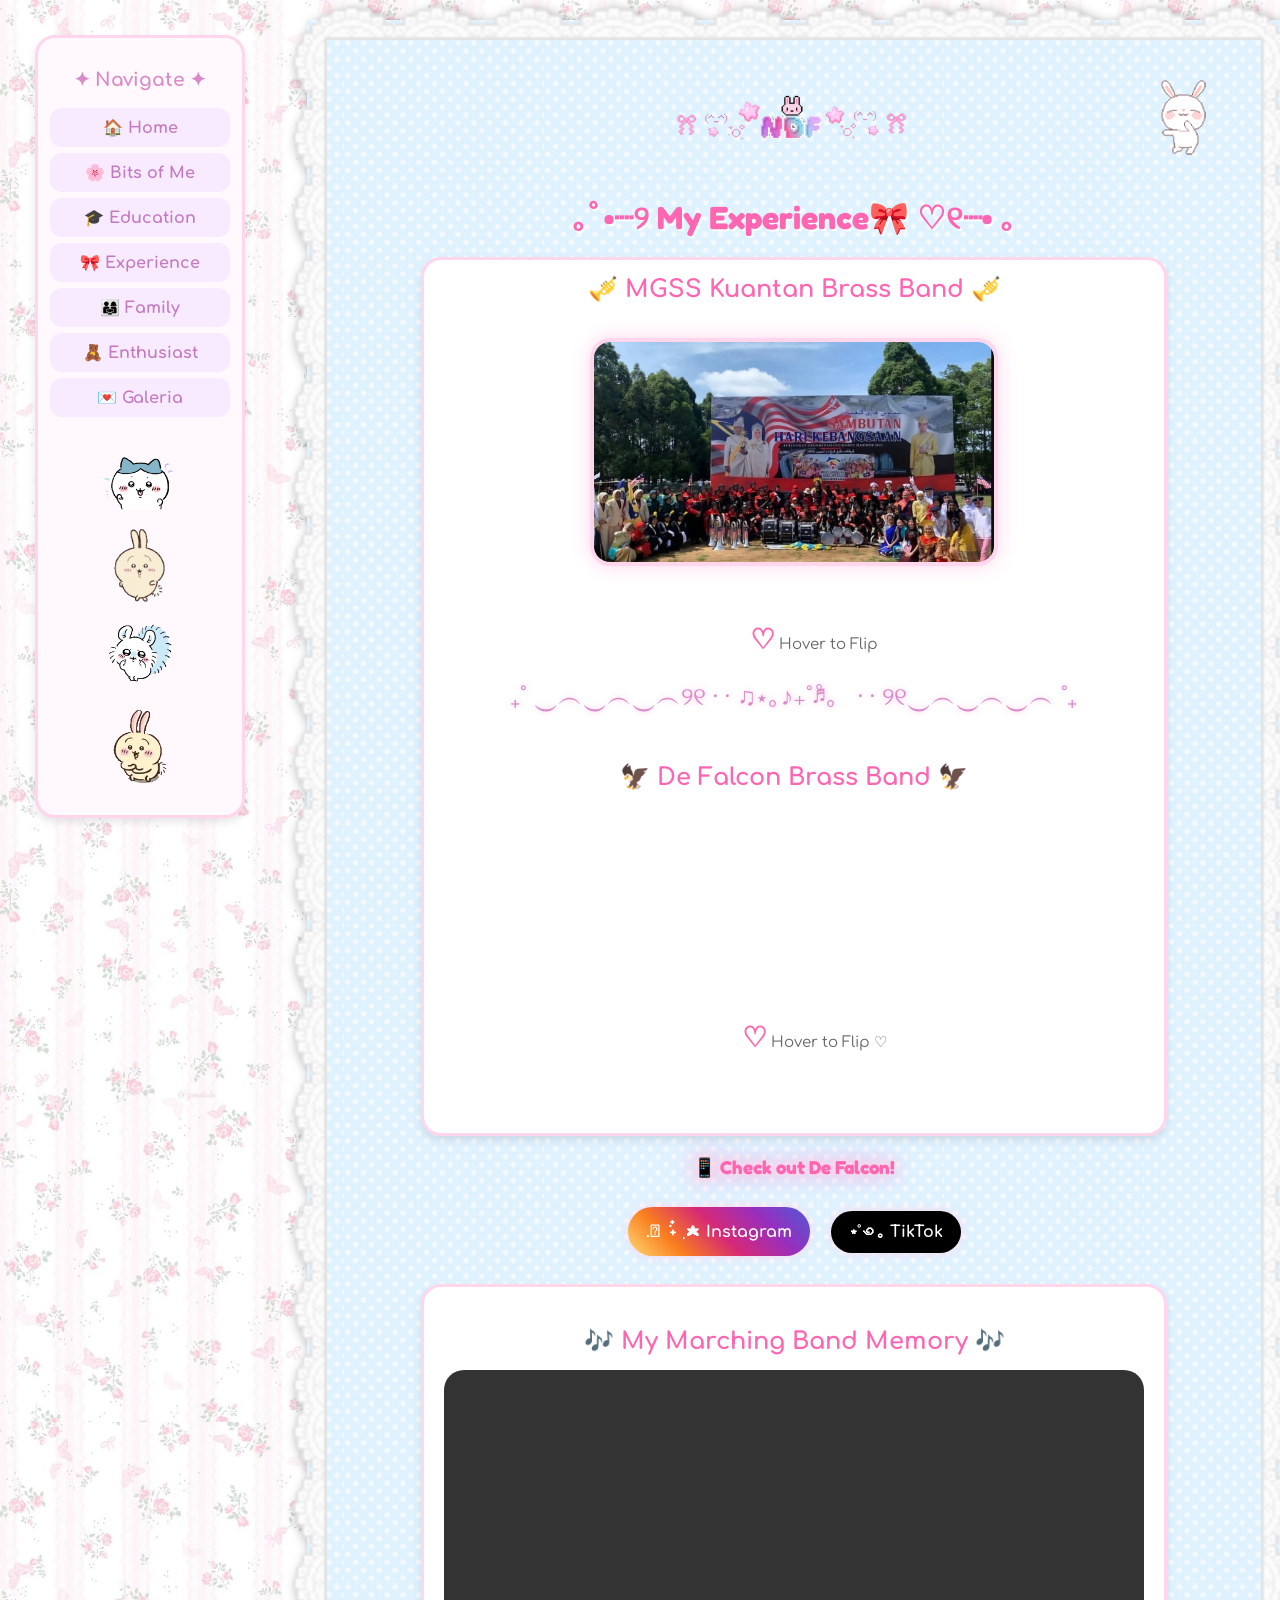
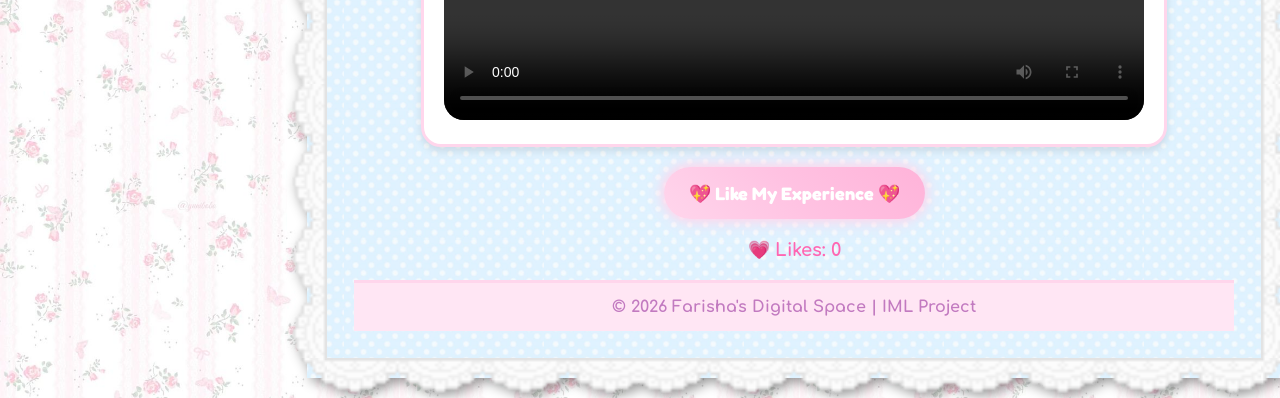
<file: experience.html>
<!DOCTYPE html>
<html>
<head>

     <title>My Experience</title>

<!-- Cute Fonts -->
    <link rel="preconnect" href="https://fonts.gstatic.com" crossorigin>
    <link href="https://fonts.googleapis.com/css2?family=Comfortaa:wght@300..700&family=Fredoka:wght@300..700&display=swap" rel="stylesheet">


<link rel="stylesheet" href="css/experience.css">


</head>

<body>
<div class="page-wrapper">

<div class="sidebar">

    <h3>✦ Navigate ✦</h3>

    <a href="index.html">🏠 Home</a>
    <a href="about.html">🌸 Bits of Me</a>
    <a href="education.html">🎓 Education</a>
    <a href="experience.html">🎀 Experience</a>
    <a href="family.html">👨‍👩‍👧 Family</a>
    <a href="enthusiast.html">🧸 Enthusiast</a>
    <a href="gallery.html">💌 Galeria</a>

<img src="video/chiikawa.gif" class="gif1">
<img src="video/usagi.gif" class="gif2">
<img src="video/momonga.gif" class="gif3">
<img src="video/usagi2.gif" class="gif4">

</div>

<div class="lacester">

    <img src="video/bunny.gif" class="cornergif">

    <div class="header">

    <a href="index.html">
    <img src="image/logoeraser.png" class="logo"> </a>

     <h1> ｡ﾟ•┈୨ My Experience🎀 ♡୧┈• ｡</h1>

<div class="factbox">

<div class="flip-card">

    <div class="flip-card-inner">

        <!-- FRONT -->
        <div class="flip-card-front">

    <h2>🎺 MGSS Kuantan Brass Band 🎺</h2>

    <img src="image/mgssband.jpg" class="bandpic">
    
<p class="flipnote">
 ♡ Hover to Flip 
</p>

 </div>

        <!-- BACK -->
        <div class="flip-card-back">

    <p>
        This is where "Marching Band" was introduced to me. I didn't choose to be here, in fact I, myself have no clue what marching band was. Somehow fate has led me here. It was grueling at first, but time after time, I had a lot of fun and unlocked a new talent within me, perhaps those draining times were worth it after all (๑ᵔ⤙ᵔ๑). At first, I'm in the Colourguard section, but then I switched section to Clarinet. The displayed picture was taken during 2022 Merdeka celebration parade, we won the first place (˶ˆᗜˆ˵).</p>


        </div>

    </div>

</div>


<div class="musicdivider">
₊˚ ‿︵‿︵‿︵୨୧ · · ♫⋆｡♪₊˚♬゚。 · · ୨୧‿︵‿︵‿︵ ˚₊
</div>

<div class="flip-card">

    <div class="flip-card-inner">

<div class="flip-card-front">

<h2>🦅 De Falcon Brass Band 🦅</h2>

    <div class="experienceslider">

        <img src="image/df1.jpg" class="slidepic">

        <img src="image/df2.jpg" class="slidepic">

        <img src="image/df3.jpg" class="slidepic">

        <img src="image/df4.jpg" class="slidepic">

    </div>

<p class="flipnote">
♡ Hover to Flip ♡
</p>

</div>

<div class="flip-card-back">
   
    <p>
        I was delighted when I knew almost every UiTM have marching band club since the school that I moved during form 4 didn't have any music related club. I was able to play clarinet again, and I learned a new instrument which is tenor drum! Rhythming the drums and controlling the stick is not simple as you think, it takes a lot of time and patience to perfectly ace it. Although the tenor drum weighs around 10+ kg, when you get used to it, it's not that bad. (˶˃𐃷˂˶). </p>

        </div>

    </div>

</div>

</div>

<h3 class="socialtitle">📱 Check out De Falcon! </h3>

<div class="socials">

<a href="https://www.instagram.com/marchingbanduitmkedah?igsh=MWR1YXdxaTRtd3dvcQ=="
target="_blank">
.𖥔 ݁ ˖๋ ࣭ ⭑ Instagram
</a>

<a href="https://www.tiktok.com/@defalconuitmkedah?_r=1&_t=ZS-974YwzE7jBk"
target="_blank">
⋆˚꩜｡ TikTok
</a>

</div>

<div class="factbox">

<h2>🎶 My Marching Band Memory 🎶</h2>
    <video controls width="100%">

        <source src="video/brassband.mp4" type="video/mp4">

    </video>

</div>

<button class="likebtn" onclick="react()">
    💖 Like My Experience 💖
</button>

<p id="reaction">💗 Likes: 0</p>

<script>
let likes = 0;

function react(){

    likes++;

    document.getElementById("reaction").innerHTML =
    "💗 Likes: " + likes;

    let heart = document.createElement("div");

    heart.innerHTML = "💖";

    heart.style.position = "fixed";
    heart.style.left = Math.random() * window.innerWidth + "px";
    heart.style.top = "80%";
    heart.style.fontSize = "30px";
    heart.style.zIndex = "9999";

    document.body.appendChild(heart);

    heart.animate(
    [
        {transform:"translateY(0)",opacity:1},
        {transform:"translateY(-200px)",opacity:0}
    ],
    {
        duration:2000
    });

    setTimeout(()=>{
        heart.remove();
    },2000);

}
</script>

<footer>
© 2026  Farisha's Digital Space | IML Project
</footer>

</div> <!-- lacester -->

</body>
</html>
</file>
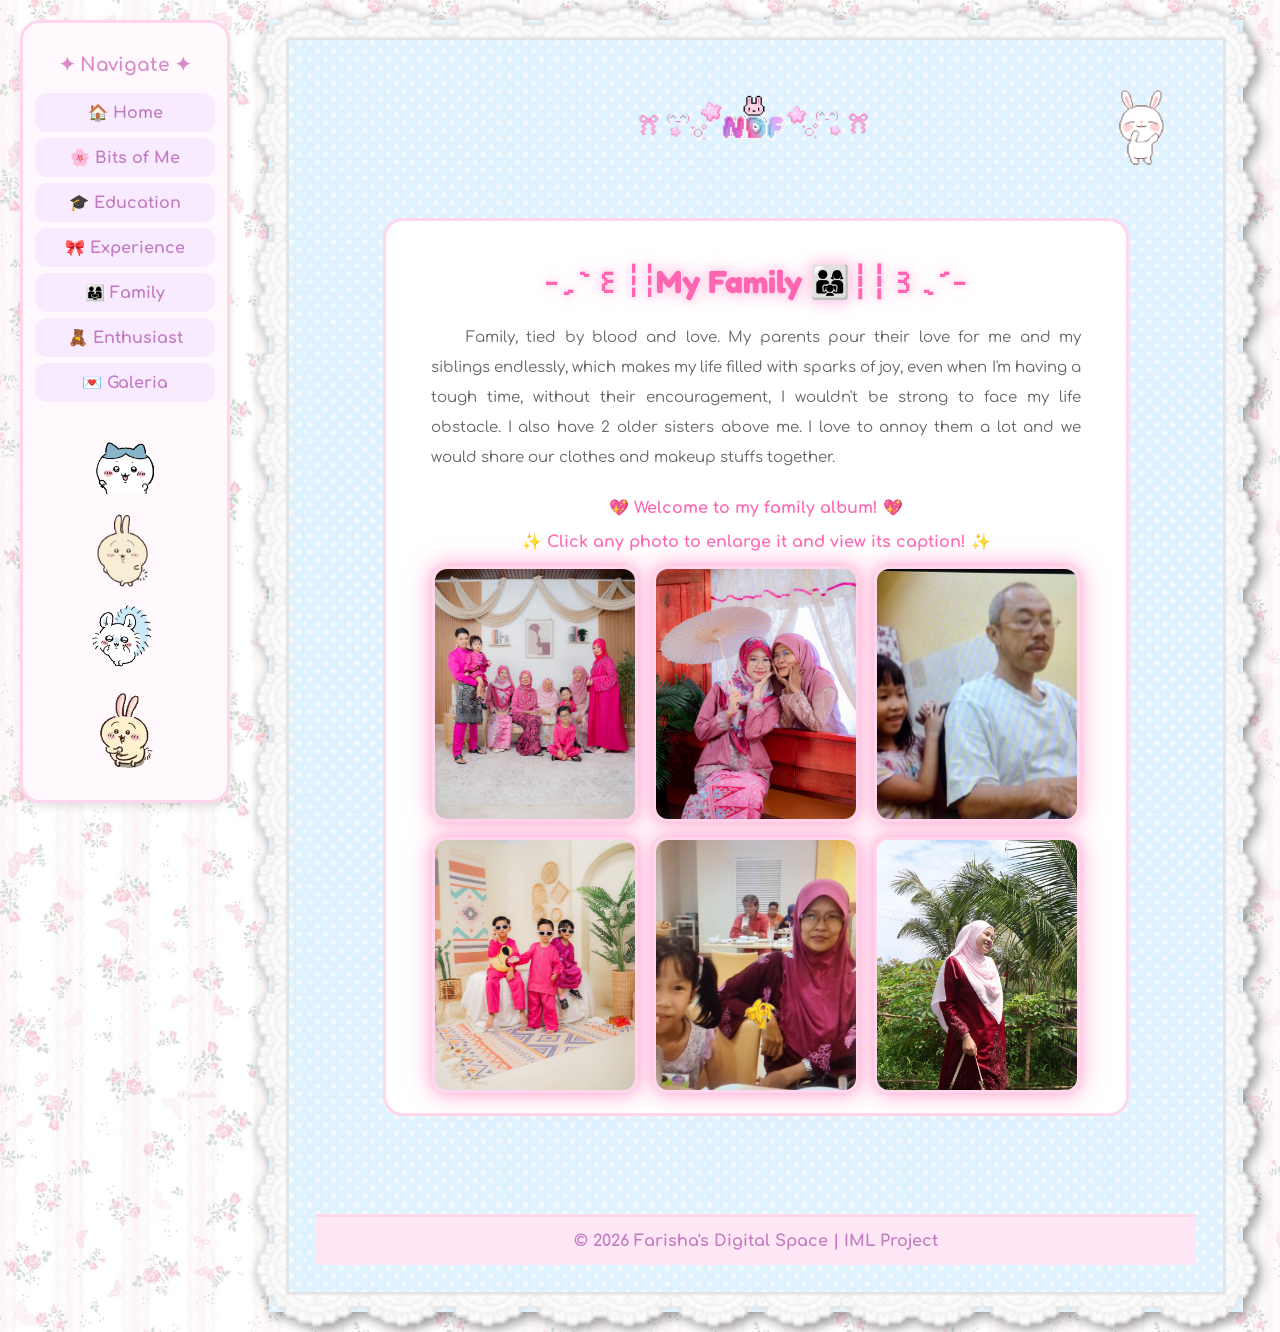
<file: family.html>
<!DOCTYPE html>
<html>
<head>

     <title>My Family</title>

<!-- Cute Fonts -->
    <link rel="preconnect" href="https://fonts.gstatic.com" crossorigin>
    <link href="https://fonts.googleapis.com/css2?family=Comfortaa:wght@300..700&family=Fredoka:wght@300..700&display=swap" rel="stylesheet">

<link rel="stylesheet" href="css/family.css">

</head>

<body>

<div class="sidebar">

    <h3>✦ Navigate ✦</h3>

    <a href="index.html">🏠 Home</a>
    <a href="about.html">🌸 Bits of Me</a>
    <a href="education.html">🎓 Education</a>
    <a href="experience.html">🎀 Experience</a>
    <a href="family.html">👨‍👩‍👧 Family</a>
    <a href="enthusiast.html">🧸 Enthusiast</a>
    <a href="gallery.html">💌 Galeria</a>

<img src="video/chiikawa.gif" class="gif1">
<img src="video/usagi.gif" class="gif2">
<img src="video/momonga.gif" class="gif3">
<img src="video/usagi2.gif" class="gif4">


</div>

<div class="lacester">

    <img src="video/bunny.gif" class="cornergif">

    <div class="header">

    <a href="index.html">
    <img src="image/logoeraser.png" class="logo"></a>

<div class="factbox">

<h1> ˗ˏˋ꒰┆┆My Family 👨‍👩‍👧┆┆꒱ˎˊ˗</h1>

<p>
Family, tied by blood and love. My parents pour their love for me and my siblings endlessly, which makes my life filled with sparks of joy, even when I'm having a tough time, without their encouragement, I wouldn't be strong to face my life obstacle. I also have 2 older sisters above me. I love to annoy them a lot and we would share our clothes and makeup stuffs together. </p>

<div class="gallery-note">
💖 Welcome to my family album! 💖
</div>

<div class="gallery-note">
    ✨ Click any photo to enlarge it and view its caption! ✨
</div>

<div class="familygallery">

    <img src="image/familyraya.jpg" onclick="openLightbox(0)">
    <img src="image/umiraya.jpg" onclick="openLightbox(1)">
    <img src="image/papa.jpg" onclick="openLightbox(2)">
    <img src="image/kids.jpg" onclick="openLightbox(3)">
    <img src="image/umikecik.jpg" onclick="openLightbox(4)">
    <img src="image/kakepink.jpg" onclick="openLightbox(5)">

</div>

<div class="lightbox" id="lightbox">

    <span class="close" onclick="closeLightbox()">&times;</span>

    <span class="prev" onclick="changeSlide(-1)">❮</span>

    <img id="lightbox-img">

    <span class="next" onclick="changeSlide(1)">❯</span>

    <div id="caption" class="caption"></div>

</div>

</div> <!-- lacester -->

<script>

let currentImage = 0;

const images = [

    "image/familyraya.jpg",
    "image/umiraya.jpg",
    "image/papa.jpg",
    "image/kids.jpg",
    "image/umikecik.jpg",
    "image/kakepink.jpg"

];

const captions = [

    "2026 Hari Raya photoshoot with my mother, my elder sister's family, my grandma and aunt",

    "Taking an opportunity to take a picture together with an expensive & high quality camera since we always take our pictures with our phone",

    "Bothering my dad while he is having his breakfast, heh.",

    "My gen alpha nephews and niece aura farming their swag #67",

    "That one time where mom surprised me by buying my toy I always had my eye on! I went home with full of joy.",

    "My goofy second sister who recently gained freedom from her degree."

];

function openLightbox(index){

    currentImage = index;

    document.getElementById("lightbox").style.display = "block";

    document.getElementById("lightbox-img").src =
    images[currentImage];

    document.getElementById("caption").innerHTML =
    captions[currentImage];
}

function closeLightbox(){

    document.getElementById("lightbox").style.display = "none";
}

function changeSlide(step){

    currentImage += step;

    if(currentImage > images.length - 1){
        currentImage = 0;
    }

    if(currentImage < 0){
        currentImage = images.length - 1;
    }

    document.getElementById("lightbox-img").src =
    images[currentImage];

    document.getElementById("caption").innerHTML =
    captions[currentImage];
}

</script>

<script>

let heartInterval =
setInterval(createHeart,500);

setTimeout(()=>{
    clearInterval(heartInterval);
},8000);

function createHeart(){

    const heart =
    document.createElement("div");

    heart.classList.add("heart");

    heart.innerHTML = ["💖","💕","💗","💞"]
    [Math.floor(Math.random()*4)];

    heart.style.left =
    Math.random()*window.innerWidth + "px";

    heart.style.animationDuration =
    (4 + Math.random()*3) + "s";

    document.body.appendChild(heart);

    setTimeout(()=>{
        heart.remove();
    },7000);
}

</script>

<footer>
© 2026   Farisha's Digital Space | IML Project 
</footer>

</body>
</html>
</file>
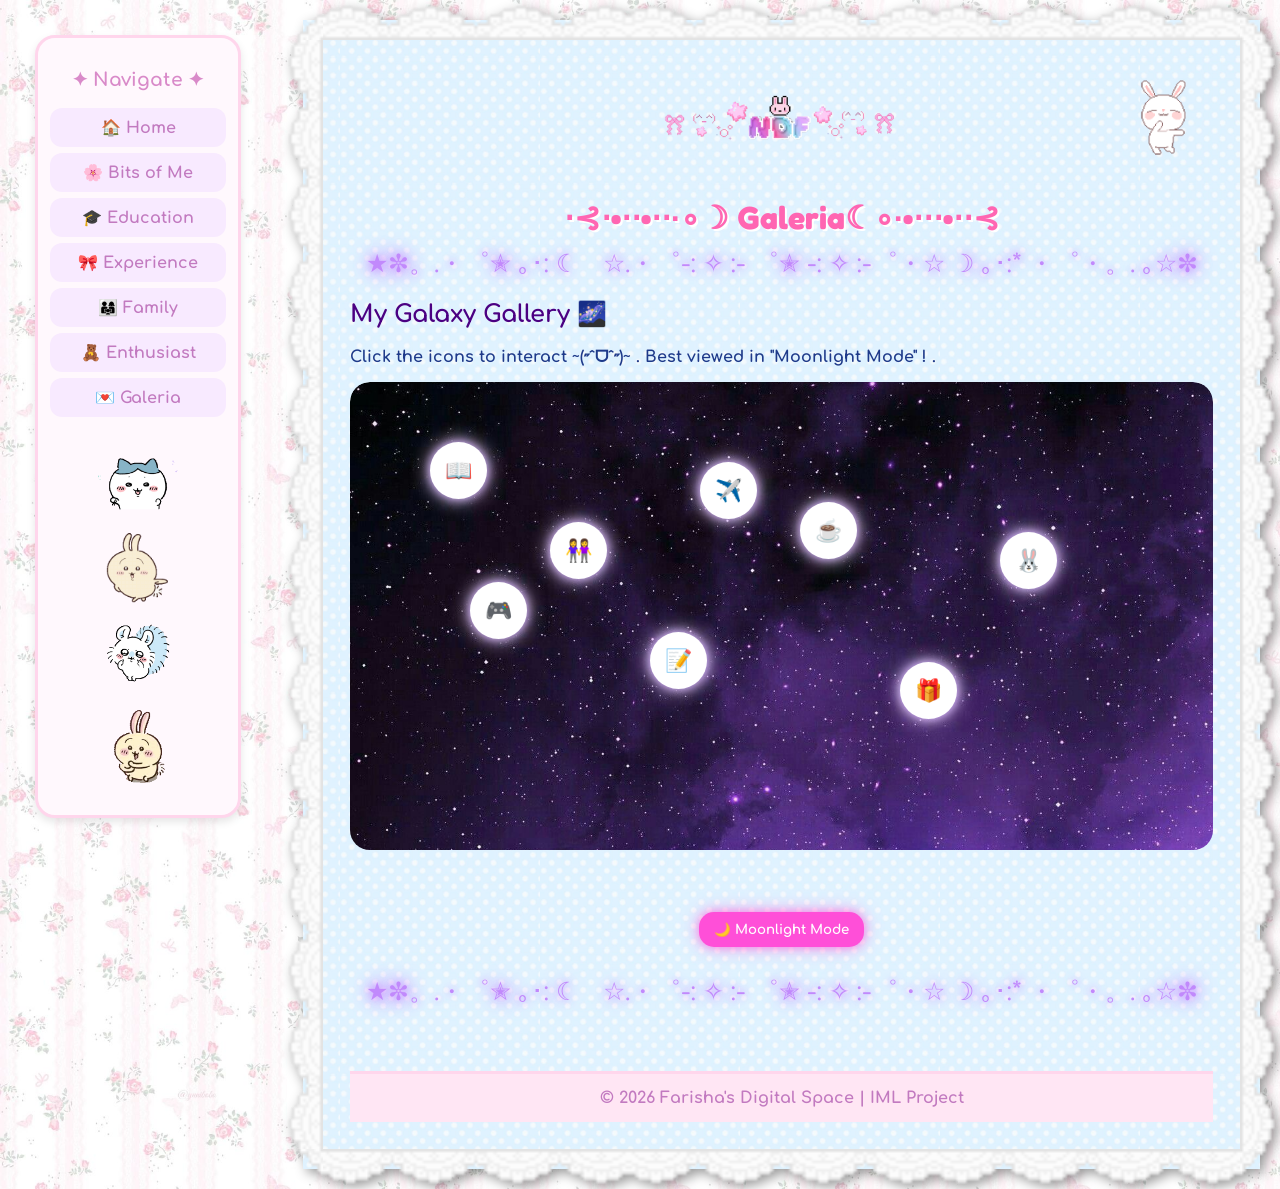
<file: gallery.html>
<!DOCTYPE html>
<html>
<head>

     <title>Galeria</title>

<!-- Cute Fonts -->
    <link rel="preconnect" href="https://fonts.gstatic.com" crossorigin>
    <link href="https://fonts.googleapis.com/css2?family=Comfortaa:wght@300..700&family=Fredoka:wght@300..700&display=swap" rel="stylesheet">

<link rel="stylesheet" href="css/gallery.css">

</head> 

<body>

<div class="stars-layer"></div>

<div class="star-trails">
    <span></span>
    <span></span>
    <span></span>
    <span></span>
    <span></span>
    <span></span>
</div>


<div class="sidebar">

    <h3>✦ Navigate ✦</h3>

    <a href="index.html">🏠 Home</a>
    <a href="about.html">🌸 Bits of Me</a>
    <a href="education.html">🎓 Education</a>
    <a href="experience.html">🎀 Experience</a>
    <a href="family.html">👨‍👩‍👧 Family</a>
    <a href="enthusiast.html">🧸 Enthusiast</a>
    <a href="gallery.html">💌 Galeria</a>

<img src="video/chiikawa.gif" class="gif1">
<img src="video/usagi.gif" class="gif2">
<img src="video/momonga.gif" class="gif3">
<img src="video/usagi2.gif" class="gif4">

</div>

<div class="lacester">

<div class="shooting-stars">
    <span></span>
    <span></span>
    <span></span>
    <span></span>
    <span></span>
</div>

    <img src="video/bunny.gif" class="cornergif">

    <div class="header">

    <a href="index.html">
    <img src="image/logoeraser.png" class="logo"></a>

<h1 style="text-align:center;"> ⋅⊰⋅•⋅⋅•⋅⋅∙∘☽ Galeria☾∘∙•⋅⋅⋅•⋅⋅⊰</h1>
<div class="divider"> ★✼。.・゜✭ ｡･: ☾　☆.・゜-: ✧ :- ゜✭ -: ✧ :-゜・☆ ☽ ｡･:* ・゜・。. ｡☆✼</div>
<h2>My Galaxy Gallery 🌌</h2>
<p class="moon-note">Click the icons to interact ~(˶ˆᗜˆ˶)~ . Best viewed in "Moonlight Mode" ! . </p>

</div>

<div class="factbox">

<div class="sky">

    <!-- CONSTELLATIONS -->
    <div class="star star1" onclick="openGallery('smartreader')">📖</div>
    <div class="star star2" onclick="openGallery('classmates')">👭</div>
    <div class="star star3" onclick="openGallery('trip')">✈️</div>
    <div class="star star4" onclick="openGallery('games')">🎮</div>
    <div class="star star5" onclick="openGallery('journal')">📝</div>
    <div class="star star6" onclick="openGallery('cafe')">☕</div>
   <div class="star star7" onclick="openGallery('popmart')">🎁</div>    
    <div class="star star8" onclick="openGallery('meymu')">🐰</div>

 </div>

    </div>

<div class="theme-container">
    <button id="themeBtn" onclick="toggleTheme()">
        🌙 Moonlight Mode
    </button>
</div>

<br>
<div class="divider"> ★✼。.・゜✭ ｡･: ☾　☆.・゜-: ✧ :- ゜✭ -: ✧ :-゜・☆ ☽ ｡･:* ・゜・。. ｡☆✼</div>
<br>

<footer class="site-footer">
© 2026   Farisha's Digital Space | IML Project 
</footer>

</div> <!-- lacester closes here -->

<!-- POPUP -->
<div id="popup" class="popup">

   <span class="closebtn"
onclick="closeGallery()">✖</span>

    <img id="galleryImg">
    <p id="galleryTitle"></p>

    <div>
        <button onclick="prevImg()">⬅</button>
        <button onclick="nextImg()">➡</button>
    </div>

<script>

let data = {
  smartreader:["image/miasix1.jpg","image/miasix2.jpg"],
  classmates:["image/classmate1.jpg","image/classmate2.jpg"],
  trip:["image/alnst1.jpg","image/alnst2.jpg","image/alnst3.jpg",
  "image/alnst4.jpg"],
  games:["image/games1.jpg","image/games2.jpg","image/games3.jpg",
  "image/games4.jpg"],
  journal:["image/journal1.jpg","image/journal2.jpg","image/journal3.jpg"],
  cafe:["image/cafe1.jpg","image/cafe2.jpg","image/cafe3.jpg"],
  popmart:["image/pm1.jpg","image/pm2.jpg","image/pm3.jpg"],
  meymu:["image/meymu1.jpg","image/meymu2.jpg","image/meymu3.jpg"]

};

let current="";
let index=0;

function openGallery(cat){
    current = cat;
    index = 0;
    document.getElementById("popup").classList.add("active");
    update();
}

function update(){

    let img = document.getElementById("galleryImg");

    img.classList.add("fade");

    setTimeout(function(){

        img.src = data[current][index];

        let names = {

            smartreader:"📖 Me during Smart Reader",
            classmates:"👭 Me & my high school classmates during SPM and recently",
            trip:"✈️ Recent Interesting Trip, went to KL with my friends!",
            games:"🎮 Favorite Games",
            journal:"📝 Journaling",
            cafe:"☕ Cafe Hopping with mom",
            popmart:"🎁 Our family's Pop Mart Collection",
            meymu:"🐰 Meymu (my treasureable K-pop merchandise mascot plushie) sticking his ear everywhere"

        };

        document.getElementById("galleryTitle").innerHTML =
        names[current] + "<br>" +
        (index+1) + " / " + data[current].length;

        img.classList.remove("fade");

    },200);

}

function nextImg(){
    index = (index + 1) % data[current].length;
    update();
}

function prevImg(){
    index = (index - 1 + data[current].length)
            % data[current].length;
    update();
}

function closeGallery(){
    document.getElementById("popup").classList.remove("active");
}

document.getElementById("popup")
.addEventListener("click", function(e){

    if(e.target === this){
        closeGallery();
    }

});

function toggleTheme(){

    document.body.classList.toggle("dark");

    let btn = document.getElementById("themeBtn");

    if(document.body.classList.contains("dark")){
        btn.innerHTML = "☀️ Sunlight Mode";
    }
    else{
        btn.innerHTML = "🌙 Moonlight Mode";
    }


}   /* <-- missing brace */

</script>

</body>
</html>
</file>
<file: css/index.css>
body{
    margin:0;
    font-family:'Comfortaa', sans-serif !important;
    background:url('../image/background.jpg');
    background-size:400px;
}

body{
    cursor:url('../cursor/cursor.cur'), auto;
}

a{
    cursor:url('../cursor/pointer.cur'), pointer;
}

.prev,
.next{
    cursor:url('../cursor/pointer.cur'), pointer !important;
}

.sidebar{
    width:180px;
    background:#fff8fd;
    border:3px solid #ffd6ec;
    border-radius:20px;
    padding:12px;
    margin:15px 10px 15px 10px;
    box-shadow:0 4px 8px rgba(0,0,0,0.1);
    height:fit-content;
}

.sidebar h3{
    text-align:center;
    color:#d98ac9;
}

.sidebar a{
    display:block;
    text-decoration:none;
    text-align:center;

    background:#f8eaff;
    color:#c27ac0;

    padding:10px;
    margin-bottom:6px;

    border-radius:12px;

    font-weight:bold;

    transition:0.3s;
}

.sidebar a:hover{
    background:#ffd6ec;
    transform:scale(1.05);
    transition:0.3s;
}    

       .window{
        background:white;
        border:3px solid #cba6f7;
        padding:20px;
        margin:30px auto;
        border-radius:20px;
        width:80%;
        box-shadow:0 4px 12px rgba(0,0,0,0.1);
    }

.lacester{
    position:relative;
    width:880px;
    min-height:981px;

    border:39px solid transparent;
    border-image: url('../image/laceborder.png') 13 fill round;

    margin:0 auto;
    padding:10px;

    background:url('../image/bluepolkadot.jpg');
    background-size:200px;

    border-image-outset:17px;

    filter:drop-shadow(4px 4px 6px rgba(0,0,0,0.4));
}

.header h1{
    margin:0 !important;
    padding:0 !important;
    line-height:1;
    text-align: center;
}

 h1{
        font-family:'Fredoka', sans-serif;
        color:#ff66b2;
        text-align:center;
        text-shadow:2px 2px #ffffff;
        font-size:40px;
    }

    p{
        color:#555555;
        line-height:1.8;
        text-align:center;
    }

.header p{
    margin-top:15px;
}    

.banner{
    display:block;
    width:100%;
    max-width:700px;
    margin:10px auto;
    border-radius:15px;
    box-shadow:0 4px 12px rgba(0,0,0,0.2);
}

.banner:hover{
    transform:scale(1.02);
    transition:0.3s;
}

.musicbox{
    margin-top:20px;
    padding:10px;

    background:white;

    border:2px solid #ffd6ec;

    border-radius:15px;

    text-align:center;
}

.logo{
    display:block;
    width:250px;
    margin:0 auto !important;
    padding:0 !important;
}

.musicbox h4{
    color:#d98ac9;
    margin-top:0;
}

.musicbox audio{
    width:100%;
}

.music-note{
    font-size:12px;
    color:#d98ac9;
    font-weight:bold;
    margin-bottom:10px;

    animation:blink 2s infinite;
}

@keyframes blink{
    0%,100%{
        opacity:1;
    }

    50%{
        opacity:0.6;
    }
}

.musicbox audio{
    cursor:url('../cursor/button.cur'), pointer;
}

.photocard{
    margin-top:20px;

    background:linear-gradient(
        135deg,
        #fff0f8,
        #ffe6f4,
        #fff8fd
    );

    padding:12px;

    border:3px solid #ffd6ec;

    border-radius:20px;

    text-align:center;

    box-shadow:
        0 0 10px #ffd6ec,
        0 0 20px #ffd6ec;

    transition:0.3s;
}

.photocard:hover{
    transform:translateY(-5px) scale(1.03);

    box-shadow:
        0 0 15px #ffb3d9,
        0 0 30px #ffb3d9,
        0 0 45px #ffd6ec;
}
.photocard img{
    width:100%;

    border-radius:12px;

    border:3px solid white;

    box-shadow:
        0 0 10px rgba(255,182,217,0.5);
}

.photocard p{
    font-size:12px;

    color:#ff66b2;

    font-weight:bold;

    margin-top:8px;

    text-shadow:
        0 0 5px #ffd6ec;
}

.clockbox{
    margin-top:20px;

    background:white;

    border:2px solid #ffd6ec;

    border-radius:15px;

    padding:10px;

    text-align:center;
}

#clock{
    font-size:18px;
    font-weight:bold;
    color:#d98ac9;
}

.minislider{
    width:100%;
    height:180px;

    margin-top:20px;

    position:relative;

    overflow:hidden;

    border-radius:15px;
}

.mini{
    width:100%;
    height:100%;

    object-fit:cover;

    position:absolute;

    opacity:0;

    animation:fade 6s infinite;
}

.mini:nth-child(1){
    animation-delay:0s;
}

.mini:nth-child(2){
    animation-delay:2s;
}

.mini:nth-child(3){
    animation-delay:4s;
}

@keyframes fade{
    0%,100%{opacity:0;}
    10%,30%{opacity:1;}
    40%{opacity:0;}
}

.cornergif{
    position:absolute;
    top:20px;
    right:20px;
    width:80px;
}

.homeslider{
    width:70%;
    height:400px;
    margin:20px auto;
    position:relative;
    overflow:hidden;
    border-radius:15px;

    border:none;
    box-shadow:none;
}

.slide{
    position:absolute;
    width:100%;
    height:100%;
    object-fit:cover;

    opacity:0;
    transition:opacity 0.8s ease;
}

.slide.active{
    opacity:1;
}
.homeslider img{
    cursor:url('../cursor/cursor.cur'), pointer;
}

/* BUTTONS */
.prev, .next{
    position:absolute;
    top:50%;
    transform:translateY(-50%);

    background:rgba(255, 182, 193, 0.8);
    border:none;
    color:white;

    font-size:20px;
    padding:10px 14px;
    border-radius:50%;

    cursor:pointer;
    transition:0.3s ease;
}

.prev:hover, .next:hover{
    background:#ff4fd8;
    transform:translateY(-50%) scale(1.1);
}

.prev{
    left:10px;
}

.next{
    right:10px;
}

.main-content{
    align-items:flex-start;
    gap:22px;
    flex:1;
}

footer{
    width:100%;
    text-align:center;

    background:#ffe6f4;
    color:#c27ac0;

    border-top:3px solid #ffd6ec;

    padding:15px 0;
    margin-top:30px;

    font-weight:bold;
}

.page-wrapper{
    display:flex;
    align-items:flex-start;
    gap:20px;
    padding:20px;
}

.video-box{
    margin-top:20px;
    text-align:center;
}

.video-box video{
    width:70%;
    border-radius:15px;
    border:3px solid #cba6f7;
    box-shadow:0 4px 12px rgba(0,0,0,0.15);

     cursor:url('../cursor/cursor.cur'), pointer;
}

#quoteBtn{
    background:linear-gradient(135deg,#ffd6ec,#e9d5ff);
    color:#d94f9d;

    border:none;
    border-radius:25px;

    padding:12px 24px;

    font-family:'Fredoka', sans-serif;
    font-size:18px;
    font-weight:bold;

    cursor:url('../cursor/button.cur'), pointer;

    box-shadow:
        0 0 10px rgba(255,182,193,0.5),
        0 0 20px rgba(233,213,255,0.4);

    transition:0.3s;
}

#quoteBtn:hover{
    transform:translateY(-3px) scale(1.08);

    box-shadow:
        0 0 15px rgba(255,182,193,0.8),
        0 0 30px rgba(233,213,255,0.8);
}

#quoteBtn:active{
    transform:scale(0.95);
}

#quote{
    display:none;

    margin-top:15px;

    color:#9b5de5;
    font-size:18px;
    font-weight:bold;

    text-align:center;

    background:#fff8fd;

    padding:15px;

    border-radius:15px;

    border:2px dashed #ffd6ec;

    box-shadow:0 0 10px rgba(255,182,193,0.3);
}

#quoteBtn{
    margin-top:40px;
}

.intro-box{
    width:75%;
    margin:20px auto;
    background:rgba(255,255,255,0.9);

    border:4px solid #ffd6ec;
    border-radius:25px;
    padding:20px;

    box-shadow:
        0 0 10px #ffd6ec,
        0 0 20px #e5c6ff;

    position:relative;

    transition:0.3s;
}

.intro-box:hover{
    animation:wiggle 0.6s ease;
}

@keyframes wiggle{
    0%{transform:rotate(0deg);}
    20%{transform:rotate(-2deg);}
    40%{transform:rotate(2deg);}
    60%{transform:rotate(-2deg);}
    80%{transform:rotate(2deg);}
    100%{transform:rotate(0deg);}
}

/* Cute ribbon label */
.intro-box::before{
    content:"🌸 ⸜(｡˃ ᵕ ˂ )⸝♡ 🌸";

    position:absolute;
    top:-15px;
    left:50%;
    transform:translateX(-50%);

    background:white;

    padding:5px 15px;

    border:2px solid #ffd6ec;
    border-radius:20px;

    color:#ff66b2;
    font-weight:bold;
}

.intro-box p{
    margin:8px 0;
    color:#555555;
}

.section-divider{
    text-align:center;
    color:#ff66b2;
    font-size:20px;
    margin:30px 0;
    letter-spacing:2px;

    text-shadow:
        0 0 5px #ffd6ec,
        0 0 10px #ffd6ec,
        0 0 20px #ffb3d9,
        0 0 30px #ffb3d9;

    animation:dividerGlow 2s ease-in-out infinite alternate;
}

@keyframes dividerGlow{
    from{
        text-shadow:
            0 0 5px #ffd6ec,
            0 0 10px #ffd6ec,
            0 0 20px #ffb3d9;
    }

    to{
        text-shadow:
            0 0 10px #ffd6ec,
            0 0 20px #ffd6ec,
            0 0 35px #ff99cc,
            0 0 50px #ff99cc;
    }
}
</file>
<file: css/about.css>
body{
    margin:0;
    padding:20px;

    font-family:'Comfortaa', sans-serif;

    background:url('../image/background.jpg');
    background-size:400px;

    cursor:url('../cursor/cursor.cur'), auto;
}

a{
    cursor:url('../cursor/pointer.cur'), pointer;
}

button{
    cursor:url('../cursor/button.cur'), pointer;
}

.page-wrapper{
    display:flex;
    align-items:flex-start;
    gap:25px;
}

.sidebar{
    margin:0;
}
/* sidebar */
.sidebar{
    width:180px;

    background:#fff8fd;
    border:3px solid #ffd6ec;
    border-radius:20px;

    padding:12px;
    margin:15px;

    box-shadow:0 4px 8px rgba(0,0,0,0.1);

    height:fit-content;
}

.sidebar h3{
    text-align:center;
    color:#d98ac9;
}

.sidebar a{
    display:block;
    text-decoration:none;
    text-align:center;

    background:#f8eaff;
    color:#c27ac0;

    padding:10px;
    margin-bottom:6px;

    border-radius:12px;
    font-weight:bold;

    transition:0.3s;
}

.sidebar a:hover{
    background:#ffd6ec;
    transform:scale(1.05);
}

/* main content next to sidebar */
.main-content{
    display:flex;
    align-items:flex-start;
    gap:22px;
    flex:1;
}

.lacester{
    position:relative;

    width:880px;
    min-height:981px;

    margin:0 auto;
    padding:10px;

    background:url('../image/bluepolkadot.jpg');
    background-size:200px;

    border:37px solid transparent;
    border-image:url('../image/laceborder.png') 13 fill round;
    border-image-outset:17px;

    filter:drop-shadow(4px 4px 6px rgba(0,0,0,0.4));
}

.header h1{
    margin:0 !important;
    text-align:center;

    font-family:'Fredoka', sans-serif;
    color:#ff66b2;

    text-shadow:2px 2px #ffffff;
}

h1{
    font-family:'Fredoka', sans-serif;
    color:#ff66b2;
    text-align:center;
}

p{
    color:#555;
    line-height:1.8;
    text-align:center;
}

.logo{
    display:block;
    width:250px;
    margin:0 auto;
}

.cornergif{
    position:absolute;
    top:20px;
    right:20px;
    width:80px;
}

.gif1,.gif3,.gif4{
    width:75px;
    display:block;
    margin:10px auto;
}

.gif2{
    width:70px;
    display:block;
    margin:10px auto;
}

.aboutbox,
.factbox{
    width:70%;
    margin:15px auto;
    padding:15px;

    background:white;
    border:3px solid #ffd6ec;
    border-radius:20px;

    box-shadow:0 0 10px rgba(255,182,193,0.4);
}

.factbox h2{
    text-align:center;
    color:#ff66b2;
}

.factbox ol{
    padding-left:45px;
    line-height:2.2;
    color:#555;
}

.factbox ol li{
    margin-bottom:18px;
}

/* paragraph style inside factbox */
.factbox p{
    text-align:justify;
    text-indent:30px;
    line-height:2;
}

.aboutpic{
    width:130px;
    height:130px;
    object-fit:cover;

    display:block;
    margin:auto;

    border-radius:50%;
    border:4px solid #ffd6ec;

    box-shadow:0 0 15px #ffd6ec;

    animation:floatPic 3s ease-in-out infinite;
}

@keyframes floatPic{
    0%,100%{transform:translateY(0);}
    50%{transform:translateY(-10px);}
}

.profiletable{
    width:100%;
    margin-top:15px;
    border-collapse:collapse;
}

.profiletable td{
    padding:10px;
    border:2px solid #ffd6ec;
    background:#fff8fd;
}
.moodbox{
    text-align:center;
    margin-top:20px;
}

.moodbtn{
    background:linear-gradient(135deg,#ffd6ec,#ffe8f7);
    border:3px solid #ffc1e3;
    border-radius:30px;

    padding:12px 18px;
    margin:8px;

    font-family:'Comfortaa', sans-serif;
    font-weight:bold;
    color:#d86ba6;

    box-shadow:0 0 10px #ffd6ec;

    transition:0.3s;
}

.moodbtn:hover{
    transform:translateY(-5px) scale(1.08);
}

/* result text */
.moodresult{
    text-align:center;
    margin-top:20px;

    color:#ff66b2;
    font-weight:bold;

    animation:floatMood 2s infinite;
}

@keyframes floatMood{
    0%,100%{transform:translateY(0);}
    50%{transform:translateY(-5px);}
}

.social-link{
    text-decoration:none;
    font-weight:bold;
}

.social-link:link{color:#ff66b2;}
.social-link:visited{color:#9370db;}
.social-link:hover{color:#ff1493;}
.social-link:active{color:#ff69b4;}

footer{
    width:100%;
    text-align:center;

    background:#ffe6f4;
    color:#c27ac0;

    border-top:3px solid #ffd6ec;

    padding:15px 0;
    margin-top:30px;

    font-weight:bold;
}
</file>
<file: css/education.css>
/* =========================================
   1. GLOBAL SETTINGS
========================================= */

body{
    margin:0;
    padding:20px;

    display:flex;
    align-items:flex-start;
    gap:22px;

    font-family:'Comfortaa', sans-serif;

    background:url('../image/background.jpg');
    background-size:400px;

    cursor:url('../cursor/cursor.cur'), auto;
}

a{
    cursor:url('../cursor/pointer.cur'), pointer;
}

button{
    cursor:url('../cursor/button.cur'), pointer;
}

/* =========================================
   2. SIDEBAR
========================================= */

.sidebar{
    width:180px;

    background:#fff8fd;
    border:3px solid #ffd6ec;
    border-radius:20px;

    padding:12px;

    box-shadow:0 4px 8px rgba(0,0,0,0.1);

    height:fit-content;
}

.sidebar h3{
    text-align:center;
    color:#d98ac9;
}

.sidebar a{
    display:block;

    padding:10px;
    margin-bottom:6px;

    text-align:center;
    text-decoration:none;
    font-weight:bold;

    color:#c27ac0;
    background:#f8eaff;

    border-radius:12px;

    transition:0.3s;
}

.sidebar a:hover{
    background:#ffd6ec;
    transform:scale(1.05);
}

/* Sidebar GIFs */

.gif1{
    width:80px;
    display:block;
    margin:20px auto 10px;
}

.gif2{
    width:70px;
    display:block;
    margin:10px auto;
}
.gif3{
    width:75px;
    display:block;
    margin:10px auto 20px auto;
}

.gif4{
    width:75px;
    display:block;
    margin:10px auto 20px;
}

/* =========================================
   3. MAIN LACE CONTAINER
========================================= */

.lacester{
    position:relative;

    width:880px;
    min-height:981px;

    padding:10px;
    margin:0 auto;

    background:url('../image/bluepolkadot.jpg');
    background-size:200px;

    border:37px solid transparent;
    border-image:url('../image/laceborder.png') 13 fill round;
    border-image-outset:17px;

    filter:drop-shadow(4px 4px 6px rgba(0,0,0,0.4));
}

/* =========================================
   4. HEADER
========================================= */

.header h1{
    margin:0;

    text-align:center;

    font-family:'Fredoka', sans-serif;
    color:#ff66b2;

    text-shadow:2px 2px #ffffff;
}

.logo{
    display:block;
    width:250px;
    margin:0 auto;
}

.cornergif{
    position:absolute;
    top:20px;
    right:20px;

    width:80px;
}

/* =========================================
   5. SCHOOL BOXES
========================================= */

.school-box{
    position:relative;

    width:80%;
    margin:20px auto;

    background:#fff8fd;

    border:5px solid transparent;
    border-radius:25px;

    background-image:
        linear-gradient(#fff8fd,#fff8fd),
        linear-gradient(
            45deg,
            #ffd6ec,
            #e5c6ff,
            #cfe2ff,
            #ffd6ec
        );

    background-origin:border-box;
    background-clip:padding-box,border-box;

    overflow:hidden;

    box-shadow:
        0 0 15px rgba(255,214,236,0.5);

    transition:0.3s;
}

.school-box:hover{
    transform:translateY(-3px);
}

.school-box::before{
    content:"✦";

    position:absolute;
    top:10px;
    right:15px;

    font-size:22px;
    color:#ff66b2;
}

/* =========================================
   6. SCHOOL HEADER
========================================= */

.school-header{
    text-align:center;
    padding:20px;

    cursor:url('../cursor/button.cur'), pointer;
}

.school-header h2{
    margin:0;

    color:#5b6fcf;

    display:inline-block;
    overflow:hidden;
    white-space:nowrap;

    border-right:3px solid #ff66b2;

    animation:
        wipeText 3s steps(30,end) forwards,
        blinkCursor 0.8s infinite;
}

.arrow{
    display:block;

    margin-top:10px;

    font-size:24px;
    color:#ff66b2;
}

@keyframes wipeText{
    from{
        max-width:0;
    }

    to{
        max-width:500px;
    }
}

@keyframes blinkCursor{
    0%,50%{
        border-color:#ff66b2;
    }

    51%,100%{
        border-color:transparent;
    }
}

/* =========================================
   7. SCHOOL CONTENT
========================================= */

.school-content{
    display:none;

    padding:20px;

    text-align:center;
}

.school-content.show{
    display:block;
}

.school-logo{
    width:180px;
    margin-bottom:15px;
}

.school-content p{
    color:#555;
    line-height:1.9;

    margin:15px 0;
    padding:0 20px;
}

/* =========================================
   8. FACT BOX
========================================= */

.factbox{
    width:70%;

    margin:20px auto;
    padding:15px;

    background:white;

    border:3px solid #ffd6ec;
    border-radius:20px;

    text-align:center;

    box-shadow:
        0 0 10px rgba(255,182,193,0.4);
}

.factbox h2{
    color:#ff66b2;
    margin-top:0;
}

#factText{
    color:#555;
    line-height:1.8;
}

/* =========================================
   9. BUTTONS
========================================= */

.factbtn{
    background:#ffd6ec;
    color:#c27ac0;

    border:none;
    border-radius:15px;

    padding:12px 20px;

    font-family:'Comfortaa', sans-serif;
    font-weight:bold;

    transition:0.3s;
}

.factbtn:hover{
    transform:scale(1.05);

    box-shadow:
        0 0 10px #ffd6ec,
        0 0 20px #ffd6ec;
}

/* =========================================
   10. LINKS
========================================= */

.school-content a:link{
    color:#ff66b2;
    text-decoration:none;
    font-weight:bold;
}

.school-content a:visited{
    color:#9370db;
}

.school-content a:hover{
    color:#ff1493;
    text-decoration:underline;
}

.school-content a:active{
    color:#ff69b4;
}

/* =========================================
   11. FOOTER
========================================= */

footer{
    width:100%;

    margin-top:30px;
    padding:15px 0;

    text-align:center;
    font-weight:bold;

    color:#c27ac0;
    background:#ffe6f4;

    border-top:3px solid #ffd6ec;
}
</file>
<file: css/enthusiast.css>
body{
    margin:0;
    padding:20px;

    display:flex;
    align-items:flex-start;
    gap:22px;

    font-family:'Comfortaa', sans-serif;

    background:url('../image/background.jpg');
    background-size:400px;

    cursor:url('../cursor/cursor.cur'), auto;
}

a{
    cursor:url('../cursor/pointer.cur'), pointer;
}

button{
    cursor:url('../cursor/button.cur'), pointer;
}

.sidebar{
    width:180px;

    background:#fff8fd;
    border:3px solid #ffd6ec;
    border-radius:20px;

    padding:12px;

    box-shadow:0 4px 8px rgba(0,0,0,0.1);

    height:fit-content;
}

.sidebar h3{
    text-align:center;
    color:#d98ac9;
}

.sidebar a{
    display:block;

    padding:10px;
    margin-bottom:6px;

    text-align:center;
    text-decoration:none;
    font-weight:bold;

    color:#c27ac0;
    background:#f8eaff;

    border-radius:12px;

    transition:0.3s;
}

.sidebar a:hover{
    background:#ffd6ec;
    transform:scale(1.05);
}

/* Sidebar GIFs */

.gif1{
    width:80px;
    display:block;
    margin:20px auto 10px;
}

.gif2{
    width:70px;
    display:block;
    margin:10px auto;
}
.gif3{
    width:75px;
    display:block;
    margin:10px auto 20px auto;
}

.gif4{
    width:75px;
    display:block;
    margin:10px auto 20px;
}

.lacester{
    position:relative;

    width:880px;
    min-height:981px;

    padding:10px;
    margin:0 auto;

    background:url('../image/bluepolkadot.jpg');
    background-size:200px;

    border:37px solid transparent;
    border-image:url('../image/laceborder.png') 13 fill round;
    border-image-outset:17px;

    filter:drop-shadow(4px 4px 6px rgba(0,0,0,0.4));
}

.header h1{
    margin:0;

    text-align:center;

    font-family:'Fredoka', sans-serif;
    color:#ff66b2;

    text-shadow:2px 2px #ffffff;
}

.logo{
    display:block;
    width:250px;
    margin:0 auto;
}

.cornergif{
    position:absolute;
    top:20px;
    right:20px;

    width:80px;
}

.gif1{
    width:80px;
    display:block;
    margin:20px auto 10px auto;
}

.gif2{
    width:70px;
    display:block;
    margin:10px auto;
}

.gif3{
    width:75px;
    display:block;
    margin:10px auto 20px auto;
}

.gif4{
    width:75px;
    display:block;
    margin:10px auto 20px auto;
}


/* 🌸 SONGS */

.songs-section{
    background:linear-gradient(
        180deg,
        #eaf6ff,
        #d9ecff,
        #c8e4ff
    );

    border:3px solid white;

    border-radius:28px;
    padding:18px;

    width:90%;
    margin:20px auto;

    box-shadow:
        0 0 0 3px #ffffff,
        0 0 0 6px #b7dcff,
        0 0 0 10px #79b8ff,
        0 0 25px rgba(121,184,255,0.7),
        0 0 45px rgba(183,220,255,0.6);
}

.song-box{
    background:#eef8ff;
    border:2px solid #9ccfff;
    border-radius:15px;
    padding:10px;
}

@keyframes songGlow{

    0%{
        box-shadow:
            0 0 15px #9fc5ff,
            0 0 25px #4f7cff;
    }

    50%{
        box-shadow:
            0 0 15px #4f7cff,
            0 0 25px #1c2f80;
    }

    100%{
        box-shadow:
            0 0 15px #9fc5ff,
            0 0 25px #4f7cff;
    }
}

.now-playing,
.bingo-selected{
  display:none;
  margin:10px 0;
  padding:10px;
  background:rgba(255,182,193,0.4);
  border:2px solid #ffd6ec;
  border-radius:12px;
  text-align:center;
  font-weight:bold;
  color:#c27ac0;
}

.marquee{
    overflow:hidden;
}

.marquee-items{
    display:flex;
    gap:20px;
    align-items:flex-start;
    width:auto;
    animation: scroll 25s linear infinite;
}

@keyframes scroll{
    0%{transform:translateX(0);}
    100%{transform:translateX(-50%);}
}

.song-box{
    width:150px;
    background:#ffe6f0;
    border-radius:15px;
    padding:8px;
    flex-shrink:0;
    cursor:url('../cursor/button.cur'), pointer;
    transition:0.3s;

    text-decoration:none;
    color:#333;

    display:flex;
    flex-direction:column;
}

.song-box img{
    width:100%;
    height:150px;
    object-fit:cover;
    border-radius:10px;
}

.songs-section{
    background:linear-gradient(
        180deg,
        #eef8ff,
        #d8ecff,
        #c3e2ff
    );

    border:4px solid #a8d8ff;

    border-radius:25px;

    box-shadow:
        0 0 15px #a8d8ff,
        0 0 25px rgba(168,216,255,0.5);

    padding:20px;
    margin-bottom:20px;
}
.song-box:hover{
    transform:translateY(-5px) scale(1.05);

    box-shadow:
        0 0 10px #ffffff,
        0 0 20px #ffffff,
        0 0 35px #b8e0ff,
        0 0 50px #8abfff,
        0 0 70px #5ea8ff;

    border-color:#ffffff;
}

.song-box{
    transition:all 0.35s ease;
}

.song-box .text{
    text-align:center;
    margin-top:8px;
}

.song-box p{
    margin:5px 0 0;
}

/* 🌸 BOTTOM */
.bottom-section{
    display:flex;
    gap:25px;   /* increase space */
    align-items:flex-start;
}

.bingo-section{
    width:65%;

    background:#fff8fd;

    padding:20px;
    border-radius:25px;

    border:6px solid transparent;

    background-image:
        linear-gradient(#fff8fd,#fff8fd),
        linear-gradient(
            45deg,
            #ffb6d9,
            #ffd6ec,
            #cba6f7,
            #a5d8ff,
            #b5ead7,
            #fff5ba,
            #ffb6d9
        );

    background-origin:border-box;
    background-clip:padding-box, border-box;

    box-shadow:
        0 0 15px rgba(255,182,217,0.5),
        0 0 30px rgba(203,166,247,0.4);
}

.bingo-section{
    animation: rainbowGlow 5s linear infinite;
}

@keyframes rainbowGlow{
    0%{
        box-shadow:
            0 0 15px #ffb6d9,
            0 0 25px #ffd6ec;
    }

    25%{
        box-shadow:
            0 0 15px #cba6f7,
            0 0 25px #a5d8ff;
    }

    50%{
        box-shadow:
            0 0 15px #b5ead7,
            0 0 25px #fff5ba;
    }

    75%{
        box-shadow:
            0 0 15px #ffb6d9,
            0 0 25px #cba6f7;
    }

    100%{
        box-shadow:
            0 0 15px #ffb6d9,
            0 0 25px #ffd6ec;
    }
}

.bingo-title{
    text-align:center;
    color:#ff66b2;

    background:white;
    width:fit-content;

    margin:0 auto 15px auto;
    padding:10px 20px;

    border-radius:30px;

    border:3px solid #ffd6ec;

    box-shadow:
        0 0 10px #ffd6ec,
        0 0 20px #ffcce6;
}

/* GRID */
.bingo-grid{
    display:grid;
    grid-template-columns:repeat(3, 170px);
    gap:15px;

    width:fit-content;
    margin:0 auto;   /* centers the whole bingo */
}

/* CARD */
.bingo-card {
  position: relative;
  cursor:url('../cursor/button.cur'), pointer;
  border-radius: 12px;
  overflow: hidden;
}

/* ✨ Floating Animation */
.bingo-card{
    position:relative;
    cursor:url('../cursor/button.cur'), pointer;
    border-radius:12px;
    overflow:hidden;

    animation:floatCard 3s ease-in-out infinite;
}

/* Different timing for each card */
.bingo-card:nth-child(1){animation-delay:0s;}
.bingo-card:nth-child(2){animation-delay:0.3s;}
.bingo-card:nth-child(3){animation-delay:0.6s;}
.bingo-card:nth-child(4){animation-delay:0.9s;}
.bingo-card:nth-child(5){animation-delay:1.2s;}
.bingo-card:nth-child(6){animation-delay:1.5s;}
.bingo-card:nth-child(7){animation-delay:1.8s;}
.bingo-card:nth-child(8){animation-delay:2.1s;}
.bingo-card:nth-child(9){animation-delay:2.4s;}

@keyframes floatCard{
    0%,100%{
        transform:translateY(0px);
    }
    50%{
        transform:translateY(-8px);
    }
}


/* HIDE CHECKBOX */
.bingo-card input {
  display: none;
}

/* IMAGE */

.image img{
    width:100%;
    height:110px;
    object-fit:cover;
    border-radius:12px;
    transition:0.4s;

    filter:brightness(1);
}

/* Hover animation */
.bingo-card:hover .image img{
    transform:translateY(-5px) scale(1.08);

    filter:brightness(1.08);

    box-shadow:
        0 0 10px #ffffff,
        0 0 20px #ffffff,
        0 0 35px #cfe9ff,
        0 0 50px #8fc8ff;
}
@keyframes sparkleGlow{
    0%{
        opacity:0;
        transform:scale(0.8) rotate(0deg);
    }

    50%{
        opacity:1;
        transform:scale(1.2) rotate(20deg);
    }

    100%{
        opacity:0;
        transform:scale(0.8) rotate(40deg);
    }
}

/* 💙 Cards 1-3 : Dark Blue Glow */
.bingo-card:nth-child(-n+3):hover .image img{
    box-shadow:
        0 0 10px #4f7cff,
        0 0 20px #4f7cff,
        0 0 35px #2b4ebf,
        0 0 50px #1c2f80;
}

/* ❤️ Cards 4-6 : Red Glow */
.bingo-card:nth-child(n+4):nth-child(-n+6):hover .image img{
    box-shadow:
        0 0 10px #ff5e7a,
        0 0 20px #ff5e7a,
        0 0 35px #d62f4d,
        0 0 50px #a31b34;
}

/* 💜 Cards 7-9 : Dark Purple Glow */
.bingo-card:nth-child(n+7):hover .image img{
    box-shadow:
        0 0 10px #a855f7,
        0 0 20px #a855f7,
        0 0 35px #7e22ce,
        0 0 50px #581c87;
}

/* 💙 1-3 */
.bingo-card:nth-child(-n+3) .image img{
    box-shadow:0 0 12px rgba(43,78,191,0.5);
}

/* ❤️ 4-6 */
.bingo-card:nth-child(n+4):nth-child(-n+6) .image img{
    box-shadow:0 0 12px rgba(214,47,77,0.5);
}

/* 💜 7-9 */
.bingo-card:nth-child(n+7) .image img{
    box-shadow:0 0 12px rgba(126,34,206,0.5);
}



.bingo-card::after{
    content:"✨";
    position:absolute;
    top:8px;
    right:8px;

    opacity:0;
    font-size:20px;

    transition:0.3s;
}

.bingo-card:hover::after{
    opacity:1;
    color:white;
    text-shadow:
        0 0 10px white,
        0 0 20px #a8d8ff,
        0 0 30px #79b8ff;

    animation:sparkleGlow 1s infinite;
}

.bingo-card:hover{
    filter:drop-shadow(0 0 10px #ffffff)
           drop-shadow(0 0 20px #a8d8ff)
           drop-shadow(0 0 35px #79b8ff);
}

@keyframes sparkle{
    0%{transform:scale(1) rotate(0deg);}
    50%{transform:scale(1.3) rotate(15deg);}
    100%{transform:scale(1) rotate(0deg);}
}
.answer{
    height:55px;
    font-size:11px;
    line-height:1.2;
}

/* TEXT (HIDDEN FIRST) */
.answer {
  position: absolute;
  bottom: 0;
  width: 100%;
  padding: 8px;
  text-align: center;
  background: rgba(255, 182, 193, 0.8);
  color: #fff;
  font-weight: bold;

  opacity: 0;
  transform: translateY(10px);
  transition: 0.3s;
}

/* CLICK EFFECT → SHOW TEXT */
.bingo-card input:checked ~ .answer {
  opacity: 1;
  transform: translateY(0);
}

/* CLICK EFFECT → IMAGE GLOW */
.bingo-card input:checked ~ .image img {
  transform: scale(1.05);
  filter: brightness(0.7) drop-shadow(0 0 10px #ff99cc);
}

.youtuberbox h2{
    text-align:center;
    color:#ff66b2;
    font-size:20px;
}

.youtuberbox{
    width:25%;

    background:#fff8fd;

    padding:15px;
    margin-left:30px;

    border:6px solid transparent;
    border-radius:25px;

    background-image:
        linear-gradient(#fff8fd,#fff8fd),
        linear-gradient(
            45deg,
            #ffd6e7,
            #e5c6ff,
            #cfe2ff,
            #ffd6e7
        );

    background-origin:border-box;
    background-clip:padding-box, border-box;

    box-shadow:
        0 0 15px rgba(255,214,231,0.6),
        0 0 25px rgba(229,198,255,0.4);
}

.youtuberbox{
    animation:youtuberGlow 5s linear infinite;
}

@keyframes youtuberGlow{

    0%{
        box-shadow:
            0 0 15px #ffd6e7,
            0 0 25px #ffd6e7;
    }

    50%{
        box-shadow:
            0 0 15px #e5c6ff,
            0 0 25px #cfe2ff;
    }

    100%{
        box-shadow:
            0 0 15px #ffd6e7,
            0 0 25px #ffd6e7;
    }
}

.youtubergrid{
    display:grid;
    grid-template-columns:repeat(2,1fr);
    gap:12px;
    justify-items:center;
}

.youtubergrid a{
    text-decoration:none;
    color:#555;
    text-align:center;
}

.youtubergrid img{
    width:70px;
    height:70px;

    object-fit:cover;

    border-radius:50%;
    border:3px solid #ffd6ec;

    transition:0.3s;
}

.youtubergrid img:hover{
    transform:translateY(-5px) scale(1.1);
    box-shadow:0 0 15px #ffb6d9;
}

.youtubergrid p{
    font-size:12px;
    margin-top:5px;
}

.site-footer{
    width:100%;
    text-align:center;

    background:#ffe6f4;
    color:#c27ac0;

    border-top:3px solid #ffd6ec;

    padding:15px 0;
    margin-top:30px;

    font-weight:bold;
}

.songs-section h2,
.youtuberbox h2{
    text-align:center;
    color:#ff66b2;

    background:white;
    width:fit-content;

    margin:0 auto 15px auto;
    padding:10px 20px;

    border-radius:30px;

    border:3px solid #ffd6ec;

    box-shadow:
        0 0 10px #ffd6ec,
        0 0 20px #ffcce6;
}

.bingo-title:hover,
.songs-section h2:hover,
.youtuberbox h2:hover{
    animation:wiggle 0.5s ease-in-out;
}

@keyframes wiggle{
    0%   { transform:rotate(0deg); }
    25%  { transform:rotate(-3deg); }
    50%  { transform:rotate(3deg); }
    75%  { transform:rotate(-2deg); }
    100% { transform:rotate(0deg); }
}

.bingo-title:hover,
.songs-section h2:hover,
.youtuberbox h2:hover{

    transform:translateY(-5px) scale(1.08);

    box-shadow:
        0 0 10px #ffb6d9,
        0 0 20px #ffd6ec,
        0 0 30px #cba6f7,
        0 0 40px #a5d8ff;
}
</file>
<file: css/experience.css>
body{
    cursor:url('../cursor/cursor.cur'), auto;
}

a{
    cursor:url('../cursor/pointer.cur'), pointer;
}

button{
    cursor:url('../cursor/button.cur'), pointer;
}

body{
    margin:0;
    padding:20px;

    display:flex;
    align-items:flex-start;
    gap:22px;

    font-family:'Comfortaa', sans-serif;

    background:url('../image/background.jpg');
    background-size:400px;
}

.sidebar{
    width:180px;
    background:#fff8fd;
    border:3px solid #ffd6ec;
    border-radius:20px;
    padding:12px;
    margin:15px 40px 15px 15px;
    box-shadow:0 4px 8px rgba(0,0,0,0.1);
    height:fit-content;
}

.sidebar h3{
    text-align:center;
    color:#d98ac9;
}

.sidebar a{
    display:block;
    text-decoration:none;
    text-align:center;

    background:#f8eaff;
    color:#c27ac0;

    padding:10px;
    margin-bottom:6px;

    border-radius:12px;

    font-weight:bold;
}

.sidebar a:hover{
    background:#ffd6ec;
    transform:scale(1.05);
}


.lacester{
    width:880px;
    min-height:981px;

    border-width:37px;
    border-style:solid;
    border-image:url('../image/laceborder.png') 13 fill round;
    border-image-outset:17px;

    margin:0 auto;
    padding:10px;

    background:url('../image/bluepolkadot.jpg');
    background-size:200px;

    filter:drop-shadow(4px 4px 6px rgba(0,0,0,0.4));

    position:relative;
}

.page-wrapper{
    display:flex;
    align-items:flex-start;
    justify-content:flex-start;
    gap:10px;
}

.lacester{
    margin-left:0;
}


.logo{
    display:block;
    width:250px;
    margin:0 auto !important;
    padding:0 !important;
}

.header h1{
    margin:0 !important;
    padding:0 !important;
    text-align:center;
    font-family:'Fredoka', sans-serif;
    color:#ff66b2;
    text-shadow:2px 2px #ffffff;
}

.cornergif{
    position:absolute;
    top:20px;
    right:20px;
    width:80px;
}

.gif1{
    width:80px;
    display:block;
    margin:20px auto 10px auto;
}

.gif2{
    width:70px;
    display:block;
    margin:10px auto;
}

.gif3{
    width:75px;
    display:block;
    margin:10px auto 20px auto;
}

.gif4{
    width:75px;
    display:block;
    margin:10px auto 20px auto;
}

.factbox{
    width:700px;
    margin:20px auto;
    padding:20px;

    background:white;

    border:3px solid #ffd6ec;
    border-radius:20px;

    box-shadow:0 4px 8px rgba(0,0,0,0.1);
}

.factbox h2{
    text-align:center;
    color:#ff66b2;
}

@keyframes floatTitle{
    0%{
        transform:translateY(0px);
    }

    50%{
        transform:translateY(-8px);
    }

    100%{
        transform:translateY(0px);
    }
}

.factbox p{
    line-height:2.1;
    text-align:justify;

    padding:0 20px;

    text-indent:40px;

    margin:25px 0;

    color:#666;

    font-size:15px;
}

.factbox p::first-letter{
    font-size:28px;
    font-weight:bold;
    color:#ff66b2;
}

.bandpic{
    width:400px;
    height:240px;

    object-fit:cover;

    display:block;
    margin:20px auto;

    border-radius:20px;
    border:4px solid #ffd6ec;

    box-shadow:0 0 20px #ffd6ec;

    animation:floatband 3s ease-in-out infinite;
}

.bandpic{
    cursor:url('../cursor/button.cur'), pointer;
    transition:0.3s;
}

.bandpic:hover{
    transform:scale(1.05);
}

@keyframes floatband{

    0%{
        transform:translateY(0);
    }

    50%{
        transform:translateY(-10px);
    }

    100%{
        transform:translateY(0);
    }

}

.musicdivider{
    text-align:center;

    margin:30px 0;

    font-size:25px;

    color:#d98ac9;

    text-shadow:
        0 0 5px #ffd6ec,
        0 0 10px #ffd6ec;

    animation:swaymusic 4s ease-in-out infinite;
}

@keyframes swaymusic{

    0%{
        transform:translateX(0px) translateY(0px);
    }

    25%{
        transform:translateX(-10px) translateY(-5px);
    }

    50%{
        transform:translateX(0px) translateY(-10px);
    }

    75%{
        transform:translateX(10px) translateY(-5px);
    }

    100%{
        transform:translateX(0px) translateY(0px);
    }
   
}

video{
    width:100%;
    border-radius:20px;
    box-shadow:none;
}

.experienceslider{
    width:90%;
    height:300px;

    margin:auto;

    position:relative;

    overflow:hidden;

    border-radius:20px;
    
}

.slidepic{
    width:100%;
    height:100%;

    object-fit:cover;

    position:absolute;

    opacity:0;

    animation:falconslide 12s infinite;
}

.slidepic:nth-child(1){
    animation-delay:0s;
}

.slidepic:nth-child(2){
    animation-delay:3s;
}

.slidepic:nth-child(3){
    animation-delay:6s;
}

.slidepic:nth-child(4){
    animation-delay:9s;
}

@keyframes falconslide{

    0%,100%{
        opacity:0;
    }

    10%,25%{
        opacity:1;
    }

    35%{
        opacity:0;
    }

}


.page-wrapper{
    display:flex;
    align-items:flex-start;
    gap:22px;
}

footer{
    width:100%;
    text-align:center;

    background:#ffe6f4;
    color:#c27ac0;

    border-top:3px solid #ffd6ec;

    padding:15px 0;
    margin-top:20px;

    font-weight:bold;
    border-radius:0;
}


.likebtn{
    background:linear-gradient(
        45deg,
        #ffd6ec,
        #ffc2e2,
        #ffb3d9
    );

    color:white;
    font-family:'Fredoka', sans-serif;
    font-size:18px;
    font-weight:bold;

    border:none;
    border-radius:30px;

    padding:15px 25px;
    cursor:url('../cursor/button.cur'), pointer;

    display:block;
    margin:20px auto;

    box-shadow:
        0 0 10px #ffd6ec,
        0 0 20px #ffd6ec;

    transition:0.3s;
}

.likebtn:hover{
    transform:scale(1.08) rotate(-2deg);

    box-shadow:
        0 0 15px #ffb3d9,
        0 0 30px #ffb3d9;
}

.likebtn:active{
    transform:scale(0.95);
}

#reaction{
    text-align:center;
    color:#ff66b2;
    font-weight:bold;
    font-size:18px;
}

.flip-card{
    width:100%;
    height:350px;

    perspective:1000px;
}

.flip-card-inner{
    position:relative;

    width:100%;
    height:100%;

    transition:transform 0.8s;

    transform-style:preserve-3d;
}

.flip-card:hover .flip-card-inner{
    transform:rotateY(180deg);
}

.flip-card-front,
.flip-card-back{

    position:absolute;

    width:100%;
    height:100%;

    backface-visibility:hidden;

    border-radius:20px;
}

.flip-card-front{

    background:white;

    display:flex;
    flex-direction:column;
    justify-content:center;
    align-items:center;
}

.flip-card-back{

    background:#fff0f8;

    padding:25px;

    box-sizing:border-box;

    transform:rotateY(180deg);

    overflow:auto;
}

.flip-card-back h3{
    color:#ff66b2;
    text-align:center;
}

.flip-card-back p{
    line-height:2;
    text-align:justify;
}

.flip-card-front .experienceslider{
    width:90%;
    height:250px;
}

.flip-card{
    width:700px;
    height:350px;
    margin:20px auto;

    animation:floatband 3s ease-in-out infinite;
}

.factbox h2{
    text-align:center;
    color:#ff66b2;
    margin-bottom:15px;
}

.flipnote{
    color:#ff66b2;
}

h3{
    text-align:center;
    color:#ff66b2;
}

.socials{
    text-align:center;
    margin-top:20px;
}

.socials a{
    display:inline-block;
    margin:8px;
    padding:12px 18px;

    background:#ffe6f4;
    color:#ff66b2;

    text-decoration:none;
    font-weight:bold;

    border-radius:30px;

    box-shadow:
        0 0 10px #ffd6ec;

    transition:0.3s;
}

.socials a:hover{
    transform:translateY(-5px) scale(1.08);

    box-shadow:
        0 0 15px #ffb3d9,
        0 0 30px #ffb3d9;
}

.socials a{
    animation:floatband 3s ease-in-out infinite;
}

.socialtitle{
    text-align:center;

    color:#ff66b2;

    font-family:'Fredoka', sans-serif;

    text-shadow:
        0 0 5px #ffd6ec,
        0 0 10px #ffd6ec,
        0 0 20px #ffb3d9,
        0 0 30px #ffb3d9;

    animation:glowtitle 2s ease-in-out infinite alternate;
}

@keyframes glowtitle{

    from{
        text-shadow:
            0 0 5px #ffd6ec,
            0 0 10px #ffd6ec,
            0 0 20px #ffb3d9;
    }

    to{
        text-shadow:
            0 0 10px #ffd6ec,
            0 0 20px #ffb3d9,
            0 0 35px #ff99cc,
            0 0 50px #ff99cc;
    }

}

.socials a:first-child{
    background:linear-gradient(
        45deg,
        #feda75,
        #fa7e1e,
        #d62976,
        #962fbf,
        #4f5bd5
    );

    color:white;
}

.socials a:last-child{
    background:black;
    color:white;
}
</file>
<file: css/family.css>
body{
    margin:0;
    padding:20px;

    display:flex;
    align-items:flex-start;
    gap:22px;

    font-family:'Comfortaa', sans-serif;

    background:url('../image/background.jpg');
    background-size:400px;

  cursor:url('../cursor/cursor.cur'), auto;
}

a{
    cursor:url('../cursor/pointer.cur'), pointer;
}

button{
    cursor:url('../cursor/button.cur'), pointer;
}

.sidebar{
    width:180px;

    background:#fff8fd;
    border:3px solid #ffd6ec;
    border-radius:20px;

    padding:12px;

    box-shadow:0 4px 8px rgba(0,0,0,0.1);

    height:fit-content;
}

.sidebar h3{
    text-align:center;
    color:#d98ac9;
}

.sidebar a{
    display:block;

    padding:10px;
    margin-bottom:6px;

    text-align:center;
    text-decoration:none;
    font-weight:bold;

    color:#c27ac0;
    background:#f8eaff;

    border-radius:12px;

    transition:0.3s;
}

.sidebar a:hover{
    background:#ffd6ec;
    transform:scale(1.05);
}

/* Sidebar GIFs */

.gif1{
    width:80px;
    display:block;
    margin:20px auto 10px;
}

.gif2{
    width:70px;
    display:block;
    margin:10px auto;
}
.gif3{
    width:75px;
    display:block;
    margin:10px auto 20px auto;
}

.gif4{
    width:75px;
    display:block;
    margin:10px auto 20px;
}

.header{
    text-align:center;
    width:100%;
}

.logo{
    width: 250px; 
    height: auto;
    display:block;
    margin:0 auto;
}

.lacester{
    position:relative;

    width:880px;
    min-height:981px;

    padding:10px;
    margin:0 auto;

    background:url('../image/bluepolkadot.jpg');
    background-size:200px;

    border:37px solid transparent;
    border-image:url('../image/laceborder.png') 13 fill round;
    border-image-outset:17px;

    filter:drop-shadow(4px 4px 6px rgba(0,0,0,0.4));
}

.lacester .header{
    display:block;
    text-align:center;
}

.cornergif{
    position:absolute;
    top:30px;
    right:25px;

    width:80px;   /* smaller so it doesn’t overpower */
    height:auto;

    z-index:5;
}

.factbox{
    width:700px;
    margin:20px auto;
    padding:20px;

    background:white;

    border:3px solid #ffd6ec;
    border-radius:20px;

    text-align:center;
}

.factbox p{
    line-height:2;
    text-align:justify;

    padding:0 25px;

    text-indent:35px;

    margin-top:20px;
    margin-bottom:25px;

    color:#666;
    font-size:15px;
}

.factbox h1{
    text-align:center;
    color:#ff66b2;
    font-family:'Fredoka', sans-serif;

    text-shadow:
        0 0 5px #ffd6ec,
        0 0 10px #ffd6ec,
        0 0 20px #ffb3d9;

    animation:familyGlow 2s ease-in-out infinite alternate;
}

@keyframes familyGlow{
    from{
        text-shadow:
            0 0 5px #ffd6ec,
            0 0 10px #ffd6ec;
    }

    to{
        text-shadow:
            0 0 10px #ffb3d9,
            0 0 25px #ff99cc,
            0 0 40px #ff99cc;
    }
}

.factbox h2{
    color:#ff66b2;
}

.gallery-note{
    text-align:center;
    color:#ff66b2;
    font-weight:bold;
    margin-bottom:15px;
    animation:pulse 2s infinite;
}

@keyframes pulse{
    0%,100%{
        opacity:1;
    }

    50%{
        opacity:0.6;
    }
}

.familygallery{
    display:flex;
    justify-content:center;
    gap:15px;

    flex-wrap:wrap;
}

.familygallery img{
    width:200px;
    height:250px;

    object-fit:cover;

    border-radius:15px;

    border:3px solid #ffd6ec;

    cursor:url('../cursor/button.cur'), pointer;

    transition:0.3s;

    box-shadow:
        0 0 10px #ffb6d9,
        0 0 20px #ffcce6,
        0 0 30px rgba(255,182,217,0.7);
}

.familygallery img:hover{
    transform:
        scale(1.05)
        rotate(-2deg);
}

.familygallery img{
    animation:pinkGlow 3s ease-in-out infinite;
}

@keyframes pinkGlow{
    0%,100%{
        box-shadow:
            0 0 10px #ffb6d9,
            0 0 20px #ffcce6;
    }

    50%{
        box-shadow:
            0 0 20px #ff9ad5,
            0 0 40px #ffb6e6,
            0 0 60px #ffd6f2;
    }
}

.lightbox{
    display:none;

    position:fixed;

    top:0;
    left:0;

    width:100%;
    height:100%;

    background:rgba(0,0,0,0.9);

    z-index:999;
}

.lightbox img{
    max-width:80%;
    max-height:80%;

    position:absolute;

    top:50%;
    left:50%;

    transform:translate(-50%,-50%);

    border-radius:20px;
}

.lightbox img{
    transition:0.3s;
}

.lightbox img:hover{
    transform:
        translate(-50%,-50%)
        scale(1.05);
}

.close{
    position:absolute;

    top:20px;
    right:40px;

    color:white;

    font-size:50px;

    cursor:url('../cursor/button.cur'), pointer;
}

.prev,
.next{
    position:absolute;

    top:50%;

    transform:translateY(-50%);

    color:white;

    font-size:60px;

    cursor:url('../cursor/button.cur'), pointer;

    user-select:none;
}

.prev{
    left:40px;
}

.next{
    right:40px;
}

.caption{
    position:absolute;

    bottom:30px;

    width:100%;

    text-align:center;

    color:white;

    font-size:22px;

    font-weight:bold;
}

.caption{
    background:rgba(255,182,217,0.3);
    padding:10px;
    backdrop-filter:blur(5px);
}

footer{
    width:100%;
    text-align:center;

    background:#ffe6f4;
    color:#c27ac0;

    border-top:3px solid #ffd6ec;

    padding:15px 0;
    margin-top:20px;

    font-weight:bold;

    border-radius:0; /* sharp edges */
}

footer{
    width:100%;
    text-align:center;

    background:#ffe6f4;
    color:#c27ac0;

    border-top:3px solid #ffd6ec;

    padding:15px 0;
    margin-top:30px;

    font-weight:bold;
}

footer{
    margin-top:98px; /* increase this number */
}

.heart{
    position:fixed;
    color:#ff9ad5;
    font-size:20px;

    pointer-events:none;
    z-index:9999;

    animation:floatHeart linear forwards;
}

@keyframes floatHeart{

    0%{
        transform:translateY(100vh) scale(0.5);
        opacity:0;
    }

    20%{
        opacity:1;
    }

    100%{
        transform:translateY(-100px) scale(1.2);
        opacity:0;
    }

}
</file>
<file: css/gallery.css>
body{
    margin:0;
    font-family:'Comfortaa', sans-serif;
    background:url('../image/background.jpg');
    background-size:400px;

    display:flex;
    align-items:flex-start;
    gap:22px;

    padding:20px;
}

body{
    cursor:url('../cursor/cursor.cur'), auto;
}

a{
    cursor:url('../cursor/pointer.cur'), pointer;
}

button{
    cursor:url('../cursor/button.cur'), pointer;
}

.sidebar{
    width:180px;
    background:#fff8fd;
    border:3px solid #ffd6ec;
    border-radius:20px;
    padding:12px;
    margin:15px 40px 15px 15px;
    box-shadow:0 4px 8px rgba(0,0,0,0.1);
    height:fit-content;
}

.sidebar h3{
    text-align:center;
    color:#d98ac9;
}

.sidebar a{
    display:block;
    text-decoration:none;
    text-align:center;

    background:#f8eaff;
    color:#c27ac0;

    padding:10px;
    margin-bottom:6px;

    border-radius:12px;

    font-weight:bold;
}

.sidebar a:hover{
    background:#ffd6ec;
    transform:scale(1.05);
}


.lacester{
    width:880px;
    min-height:981px;

    border-width:37px;
    border-style:solid;
    border-image:url('../image/laceborder.png') 13 fill round;
    border-image-outset:17px;

    margin:0 auto;
    padding:10px;

    background:url('../image/bluepolkadot.jpg');
    background-size:200px;

    filter:drop-shadow(4px 4px 6px rgba(0,0,0,0.4));

    position:relative;
}

.header h1{
    margin:0 !important;
    padding:0 !important;
    text-align:center;
    font-family:'Fredoka', sans-serif;
    color:#ff66b2;
    text-shadow:2px 2px #ffffff;
}

.logo{
    display:block;
    width:250px;
    margin:0 auto !important;
    padding:0 !important;
}


.cornergif{
    position:absolute;
    top:20px;
    right:20px;
    width:80px;
}

.gif1{
    width:80px;
    display:block;
    margin:20px auto 10px auto;
}

.gif2{
    width:70px;
    display:block;
    margin:10px auto;
}

.gif3{
    width:75px;
    display:block;
    margin:10px auto 20px auto;
}

.gif4{
    width:75px;
    display:block;
    margin:10px auto 20px auto;
}


.divider{
    text-align:center;
    margin:10px auto 15px auto;
    font-size:25px;
    color:#c084fc;

    animation: floatDivider 4s ease-in-out infinite;

    text-shadow:
    0 0 6px #d8b4fe,
    0 0 12px #c084fc,
    0 0 25px #a855f7;

    opacity:0.95;
}

/* floating motion */
@keyframes floatDivider{
    0%,100%{
        transform:translateY(0px);
    }
    50%{
        transform:translateY(-6px);
    }
}

/* CONSTELLATION AREA */
.factbox{
    width:100%;
    height:520px;
    position:relative;
    overflow:hidden;
    border-radius:20px;
}

h2{
    color:#4b0082;
}

/* SKY */
.sky{
    position:relative;
    width:100%;
    height:100%;
}

.sky{
    position:relative;
    width:100%;
    height:90%;

    background:url('../image/galaxy2.jpg');
    background-size:cover;
    background-position:center;

    border-radius:20px;

    animation:constellationFloat 8s ease-in-out infinite;
}

@keyframes constellationFloat{
    0%,100%{
        transform:translateY(0);
    }

    50%{
        transform:translateY(-12px);
    }
}

/* STARS */
.star{
    position:absolute;
    width:57px;
    height:57px;

    display:flex;
    align-items:center;
    justify-content:center;

    font-size:22px;
    cursor:url('../cursor/button.cur'), pointer;

    background:#ffffff;
    border-radius:50%;

    box-shadow:
    0 0 10px #d8b4fe,
    0 0 20px #e9d5ff;

    animation:
    floaty 4s ease-in-out infinite,
    twinkle 5s ease-in-out infinite;
}

.star:hover{
    transform:scale(1.2);

    box-shadow:
    0 0 20px #d8b4fe,
    0 0 35px #f3e8ff,
    0 0 50px #c084fc;
}

@keyframes floaty{
    0%{
        transform:translateY(0px);
    }

    50%{
        transform:translateY(-8px);
    }

    100%{
        transform:translateY(0px);
    }
}

.star1{ animation-delay:0s; }

.star2{ animation-delay:0.5s; }

.star3{ animation-delay:1s; }

.star4{ animation-delay:1.5s; }

.star5{ animation-delay:2s; }

.star6{ animation-delay:2.5s; }

.star7{ animation-delay:3s; }

.star8{ animation-delay:3.5s;}

@keyframes twinkle{
    0%,100%{
        box-shadow:
        0 0 8px #d8b4fe;
    }

    50%{
        box-shadow:
        0 0 20px #f3e8ff,
        0 0 35px #d8b4fe,
        0 0 50px #c084fc;
    }
}

@keyframes floaty{
    0%,100%{
        transform:translateY(0px);
    }

    50%{
        transform:translateY(-10px);
    }
}


/* STAR POSITIONS (IMPORTANT FIX) */
.star1{top:60px; left:80px;}
.star2{top:140px; left:200px;}
.star3{top:80px; left:350px;}
.star4{top:200px; left:120px;}
.star5{top:250px; left:300px;}
.star6{top:120px; left:450px;}
.star7{top:280px; left:550px;}
.star8{top:150px;left:650px;
}

.popup{
    display:none;
    position:fixed;

    top:0;
    left:0;

    width:100%;
    height:100%;

    background:rgba(0,0,0,0.85);

    z-index:9999;

    justify-content:center;
    align-items:center;
    flex-direction:column;
}

.popup img{
    max-width:75%;
    max-height:75vh;

    border-radius:20px;

    box-shadow:0 0 30px rgba(255,105,180,0.4);
}

#galleryImg{
    transition:
    opacity 0.4s ease,
    transform 0.4s ease;
}

.fade{
    opacity:0;
    transform:scale(0.95);
}

.popup p{
    color:white;
    font-weight:bold;
}

.popup.active{
    display:flex;
}

.closebtn{
    position:absolute;
    top:10px;
    right:30px;

    color:white;
    font-size:35px;
    font-weight:bold;

    cursor:url('../cursor/button.cur'), pointer;
}

#themeBtn{
    padding:10px 15px;
    border:none;
    border-radius:15px;
    cursor:url('../cursor/button.cur'), pointer;

    background:#ff4fd8;   /* hot pink */
    color:white;

    font-family:'Comfortaa', sans-serif;
    font-weight:bold;

    box-shadow:
        0 0 10px rgba(255, 79, 216, 0.6),
        0 0 20px rgba(255, 79, 216, 0.4);

    transition:0.3s ease;
}

#themeBtn:hover{
    transform:scale(1.05);
    box-shadow:
        0 0 15px rgba(255, 79, 216, 0.8),
        0 0 30px rgba(255, 79, 216, 0.6),
        0 0 50px rgba(255, 79, 216, 0.4);
}

/* DARK MODE */
.dark{
    background:#1a1a2e !important;
}

.dark .lacester{
    background:url('../image/galaxy2.jpg');
    background-size:cover;
    background-position:center;

    border:none;              
    border-image:none;       
    box-shadow:
    0 0 20px #a855f7,
    0 0 40px #7c3aed;

    border-radius:25px;      /* 🌙 keeps soft galaxy frame */
}

.dark .sidebar{
    background:#2d2d50;
    border-color:#a78bfa;
}

.dark .sidebar a{
    background:#3b3b66;
    color:#f3e8ff;
}

.dark .sidebar a:hover{
    background:#5b5b91;
}

.dark .header h1,
.dark h2,
.dark p{
    color:white;
}

.dark .sky{
    background:transparent !important;
}

.dark #themeBtn{
    background:#4c1d95;
    color:white;
}

.theme-container{
    text-align:center;
    margin-top:10px;
}

.dark {
    background:url('../image/background.jpg');
    background-size:400px;
}

.dark .star{
    box-shadow:
    0 0 15px #c084fc,
    0 0 30px #e9d5ff,
    0 0 50px #ffffff;
}

.dark h1,
.dark h2,
.dark p,
.dark a,
.dark .divider{
    color:#ffffff;
    text-shadow:
    0 0 5px #c084fc,
    0 0 12px #a855f7,
    0 0 22px #7c3aed;
}

.dark .divider{
    text-shadow:
    0 0 8px #d8b4fe,
    0 0 18px #c084fc,
    0 0 30px #a855f7,
    0 0 45px #9333ea;
}

.stars-layer{
    position:fixed;
    top:0;
    left:0;
    width:100%;
    height:100%;
    pointer-events:none;
    z-index:0;
    display:none;
}

.dark .stars-layer{
    display:block;
}

.stars-layer::before,
.stars-layer::after{
    content:"";
    position:absolute;
    width:100%;
    height:100%;
    background:
        radial-gradient(2px 2px at 20% 30%, white, transparent),
        radial-gradient(2px 2px at 40% 70%, white, transparent),
        radial-gradient(1px 1px at 60% 20%, white, transparent),
        radial-gradient(2px 2px at 80% 40%, white, transparent),
        radial-gradient(1px 1px at 30% 80%, white, transparent),
        radial-gradient(2px 2px at 70% 60%, white, transparent);

    animation: twinkleStars 4s infinite alternate;
    opacity:0.7;
}

@keyframes twinkleStars{
    0%{
        opacity:0.3;
        transform:scale(1);
    }
    100%{
        opacity:1;
        transform:scale(1.05);
    }
}

.shooting-stars{
    position:absolute;
    top:0;
    left:0;
    width:100%;
    height:100%;
    pointer-events:none;
    overflow:hidden;
    z-index:1;
    display:none; /* hidden in normal mode */
}

.dark .shooting-stars{
    display:block;
}

.shooting-stars span{
    position:absolute;
    width:4px;
    height:4px;
    background:white;
    border-radius:50%;
    box-shadow:0 0 10px #ffffff, 0 0 20px #c084fc;
    opacity:0;
    animation:shoot 4s linear infinite;
}

.shooting-stars span:nth-child(1){
    top:10%;
    left:10%;
    animation-delay:0s;
}

.shooting-stars span:nth-child(2){
    top:20%;
    left:40%;
    animation-delay:1s;
}

.shooting-stars span:nth-child(3){
    top:35%;
    left:70%;
    animation-delay:2s;
}

@keyframes shoot{
    0%{
        transform:translate(0,0);
        opacity:0;
    }
    10%{
        opacity:1;
    }
    100%{
        transform:translate(500px,300px);
        opacity:0;
    }
}

.star-trails{
    position:fixed;
    top:0;
    left:0;
    width:100%;
    height:100%;
    pointer-events:none;
    z-index:0; /* behind everything */
}

.dark .star-trails{
    display:block;
}

.sidebar,
.lacester{
    position:relative;
    z-index:2;
}

.star-trails span{
    position:absolute;
    width:3px;
    height:3px;
    background:white;
    border-radius:50%;

    box-shadow:
    0 0 6px #ffffff,
    0 0 12px #c084fc;

    opacity:0;
    animation: trailMove 6s linear infinite;
}

.dark .star-trails{
    display:block;
}

@keyframes trailMove{
    0%{
        transform:translate(-10vw, 20vh);
        opacity:0;
    }

    10%{
        opacity:1;
    }

    50%{
        opacity:0.8;
    }

    100%{
        transform:translate(110vw, 80vh);
        opacity:0;
    }
}

.star-trails span:nth-child(1){
    top:10%;
    animation-delay:0s;
}

.star-trails span:nth-child(2){
    top:20%;
    animation-delay:1s;
}

.star-trails span:nth-child(3){
    top:35%;
    animation-delay:2s;
}

.star-trails span:nth-child(4){
    top:50%;
    animation-delay:3s;
}

.star-trails span:nth-child(5){
    top:65%;
    animation-delay:1.5s;
}

.star-trails span:nth-child(6){
    top:80%;
    animation-delay:2.5s;
}

.moon-note{
    color:#1e3a8a;
    font-weight:bold;
}

.dark .moon-note{
    color:#93c5fd;
    text-shadow:0 0 8px #60a5fa;
}

.dark .logo {
    animation: logoGlow 3s ease-in-out infinite;
}

@keyframes logoGlow {
    0%, 100% {
        filter: drop-shadow(0 0 8px #c084fc);
    }
    50% {
        filter: drop-shadow(0 0 25px #a855f7)
                drop-shadow(0 0 40px #ffffff);
    }
}

.site-footer{
    width:100%;
    text-align:center;

    background:#ffe6f4;
    color:#c27ac0;

    border-top:3px solid #ffd6ec;

    padding:15px 0;
    margin-top:30px;

    font-weight:bold;
}

.dark .site-footer{
    background:#2d2d50;
    color:#f3e8ff;

    border-top:3px solid #a78bfa;

    text-shadow:
        0 0 5px #c084fc,
        0 0 10px #a855f7;
}

.popup button{
    padding:10px 15px;
    border:none;
    border-radius:12px;
    margin:10px;
    background:#ffb6d9;
    color:white;
    font-weight:bold;
}

body, h1, h2, p, a {
    font-family:'Comfortaa', sans-serif;
}
</file>
